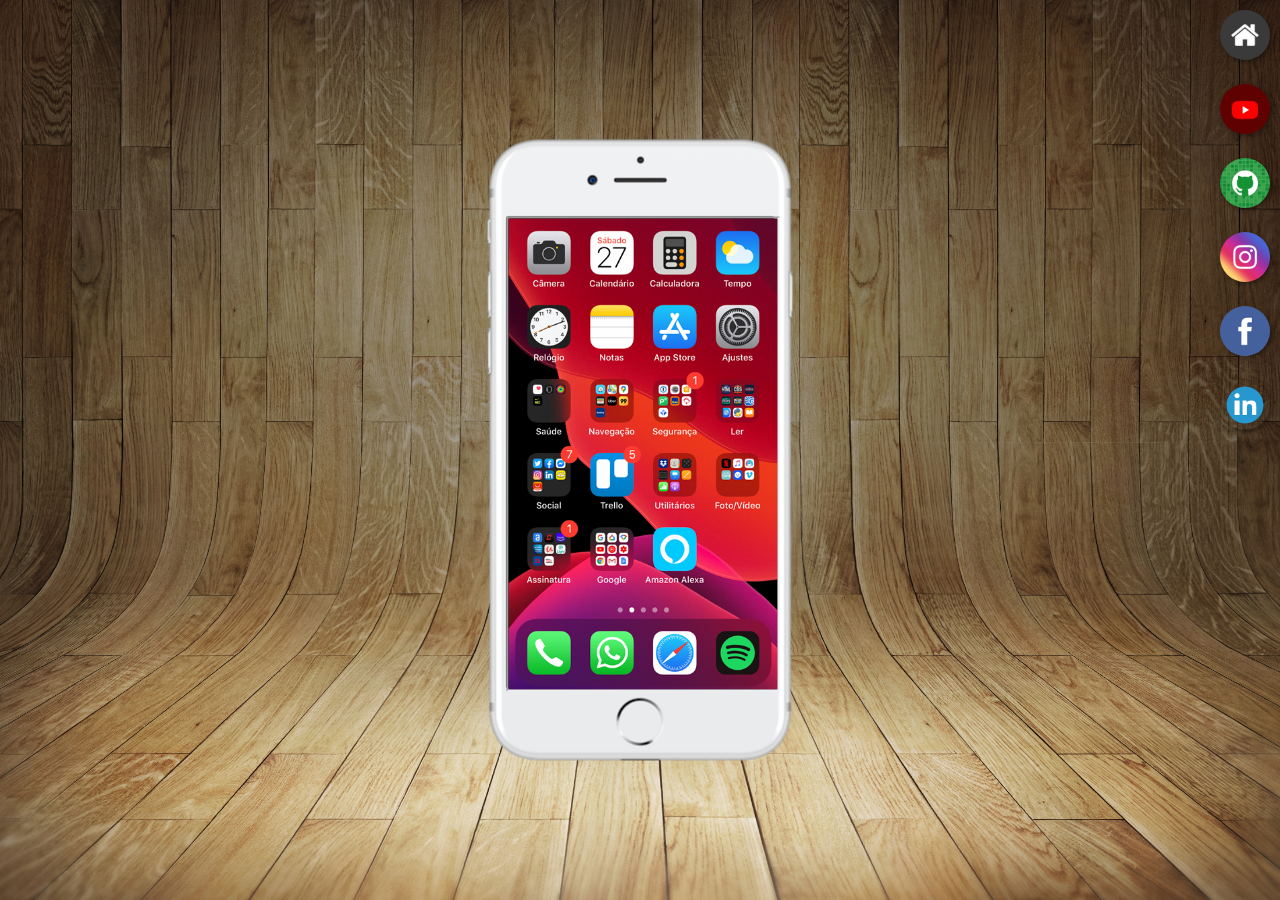
<file: index.html>
<!DOCTYPE html>
<html lang="pt-br">
<head>
    <meta charset="UTF-8">
    <meta name="viewport" content="width=device-width, initial-scale=1.0">
    <link rel="shortcut icon" href="./koalas-favicon.ico" type="image/x-icon">
    <link rel="stylesheet" href="./estilos/style.css">
    <title>Projeto Redes Socias</title>
</head>
<body>
    <main>
        <section id="telefone">
            <iframe src="./home.html" name="tela" id="tela">Seu navegador não é compatível com isso.</iframe>
        </section>
        <section id="redes-sociais">
            <a href="./home.html" target="tela"><img src="./imagens/logo-home.jpg" alt="Home"></a><br>    
            <a href="./youtube.html" target="tela"><img src="./imagens/logo-youtube.jpg" alt="YouTube"></a><br>  
            <a href="./github.html" target="tela"><img src="./imagens/logo-github.jpg" alt="GitHub"></a><br>    
            <a href="./instagram.html" target="tela"><img src="./imagens/logo-instagram.jpg" alt="Instagram"></a><br>  
            <a href="./facebook.html" target="tela"><img src="./imagens/logo-facebook.jpg" alt="Facebook"></a><br>    
            <a href="./linkedin.html" target="tela"><img src="./imagens/logo-linekedin.png" alt="Twitter"></a>
        </section>
    </main>
</body>
</html>
</file>
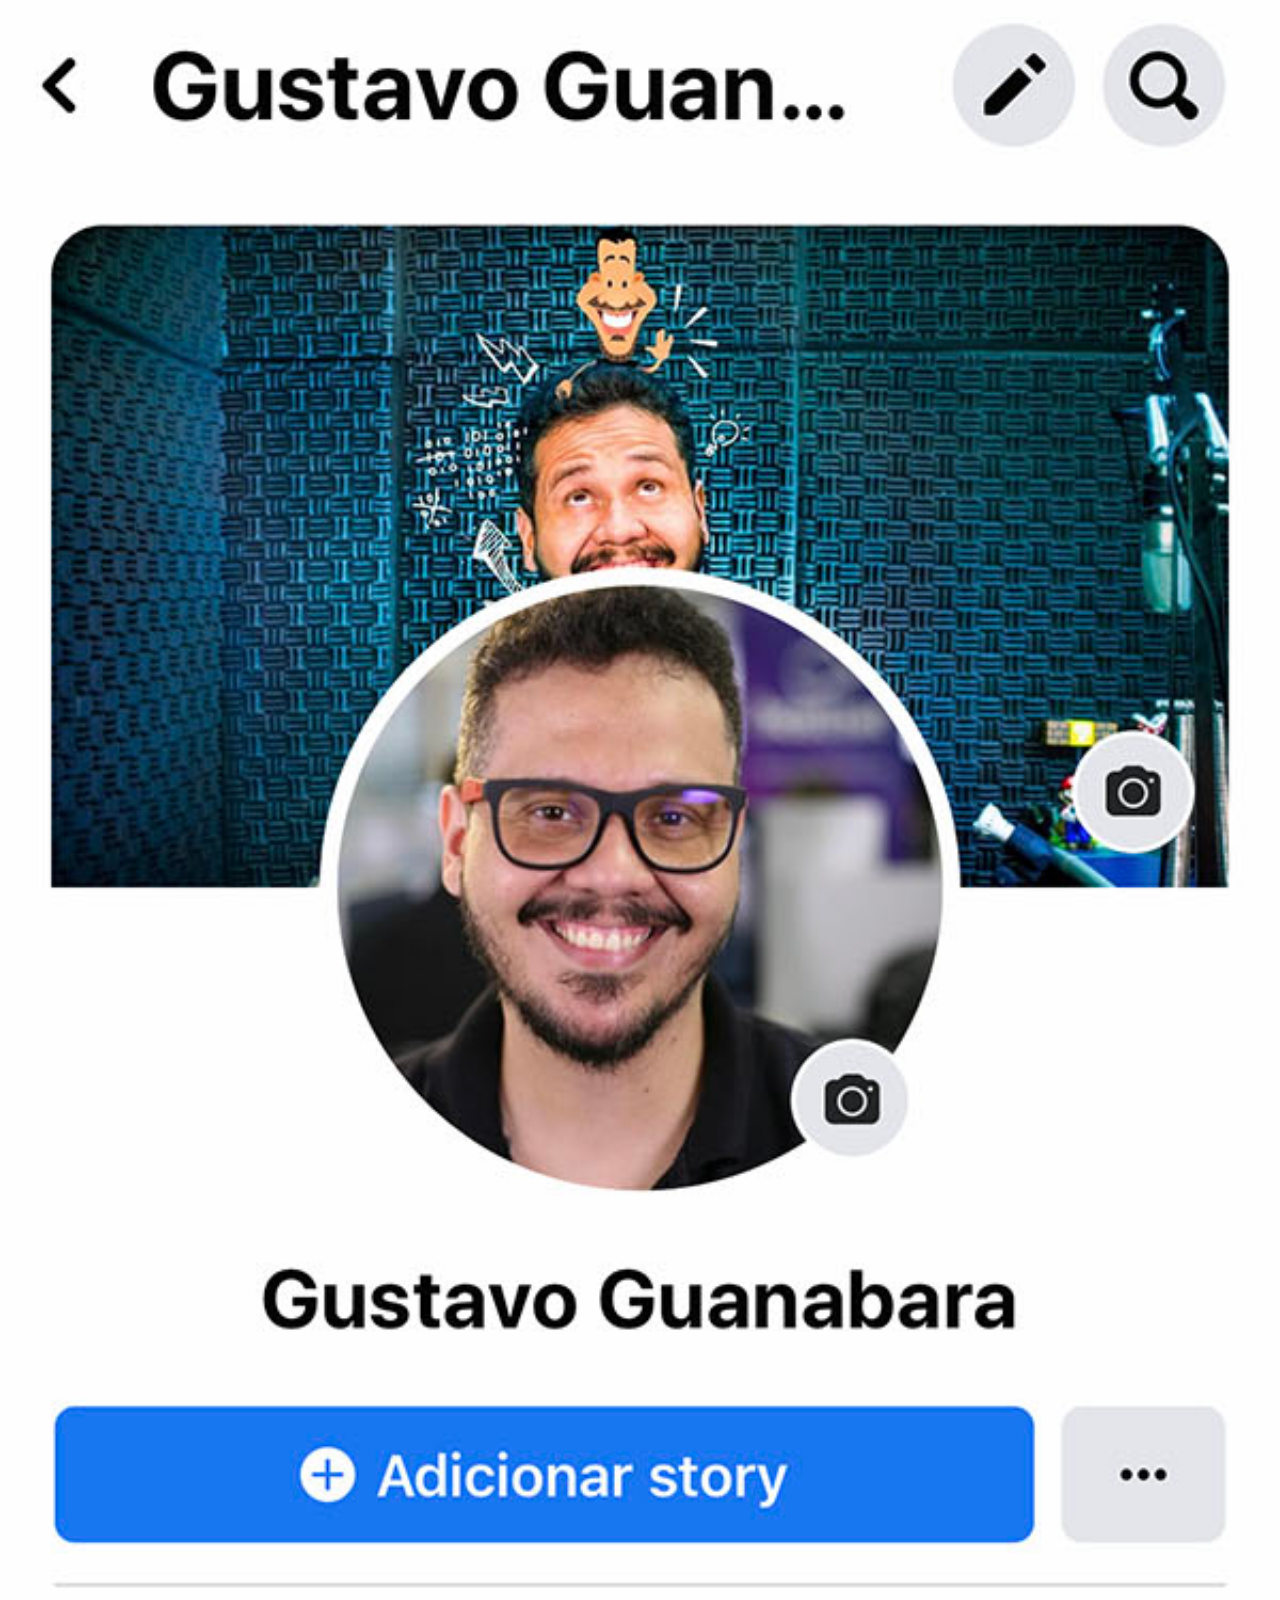
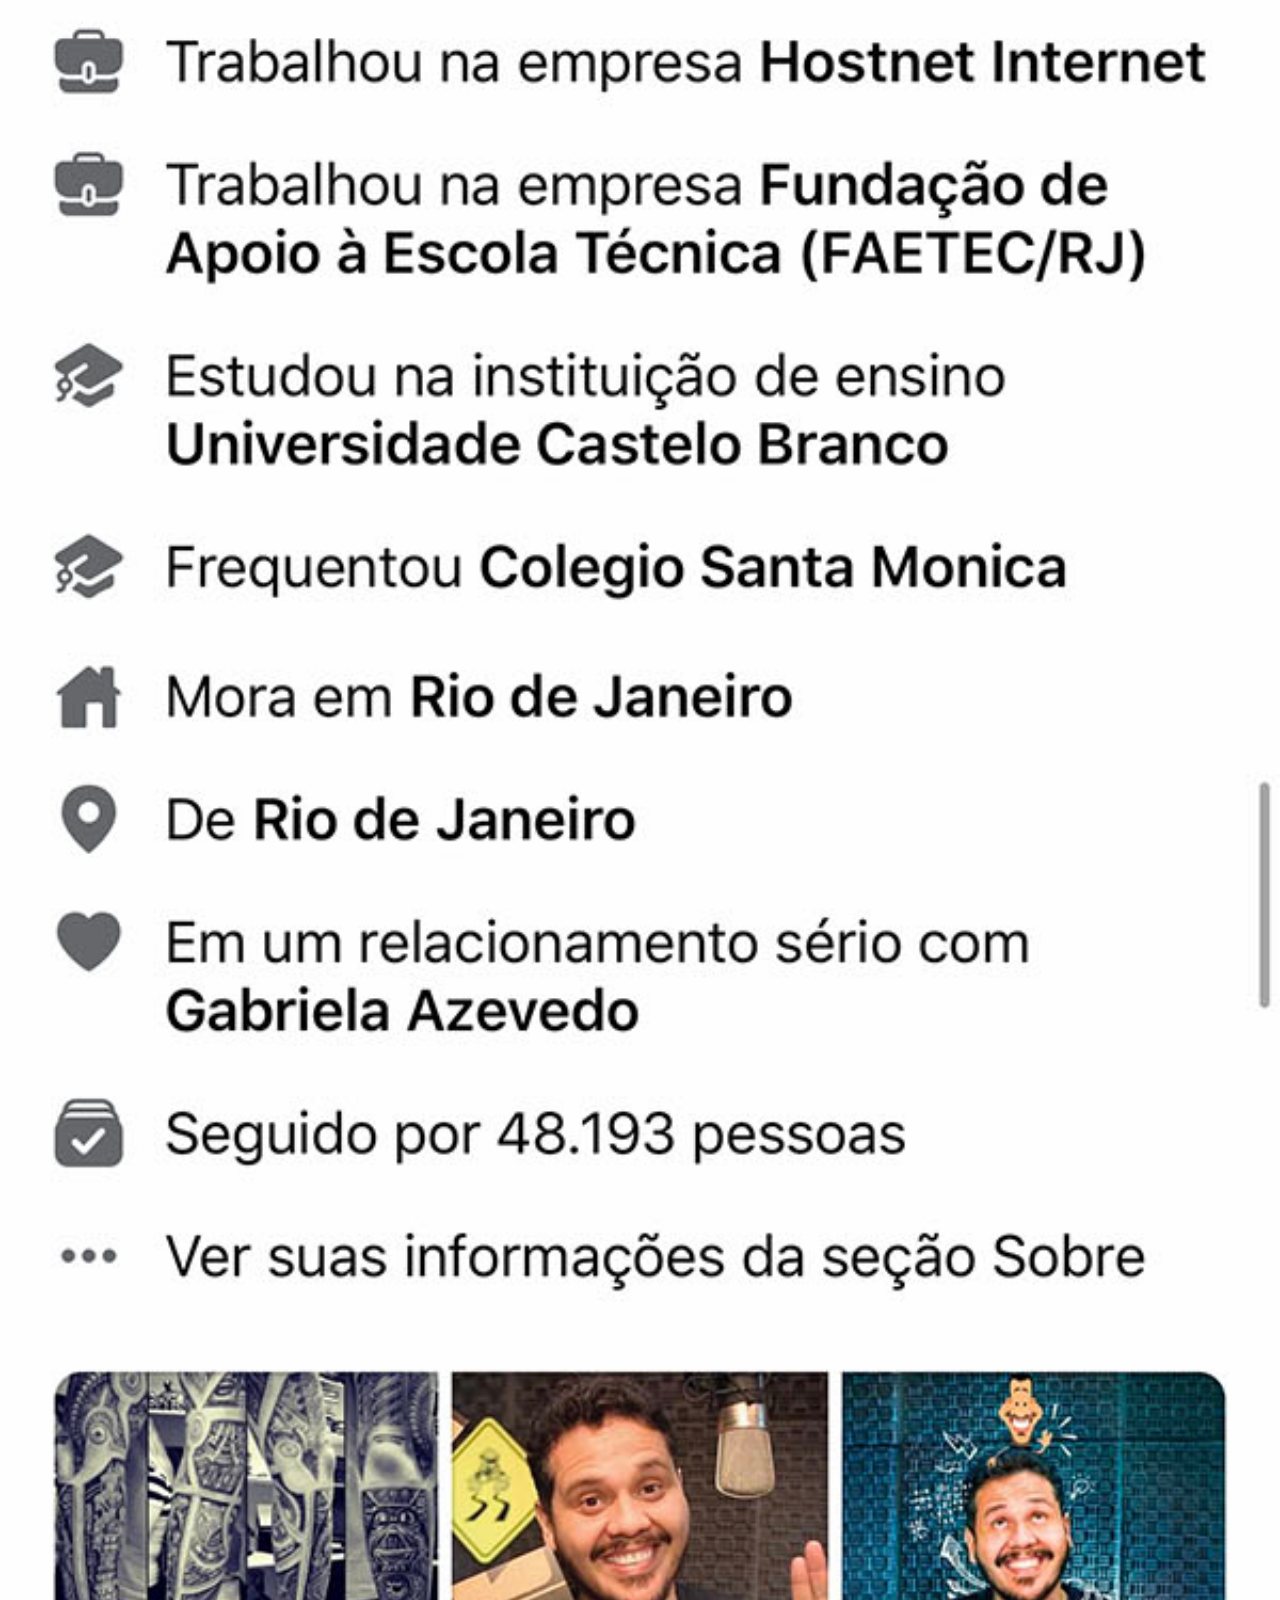
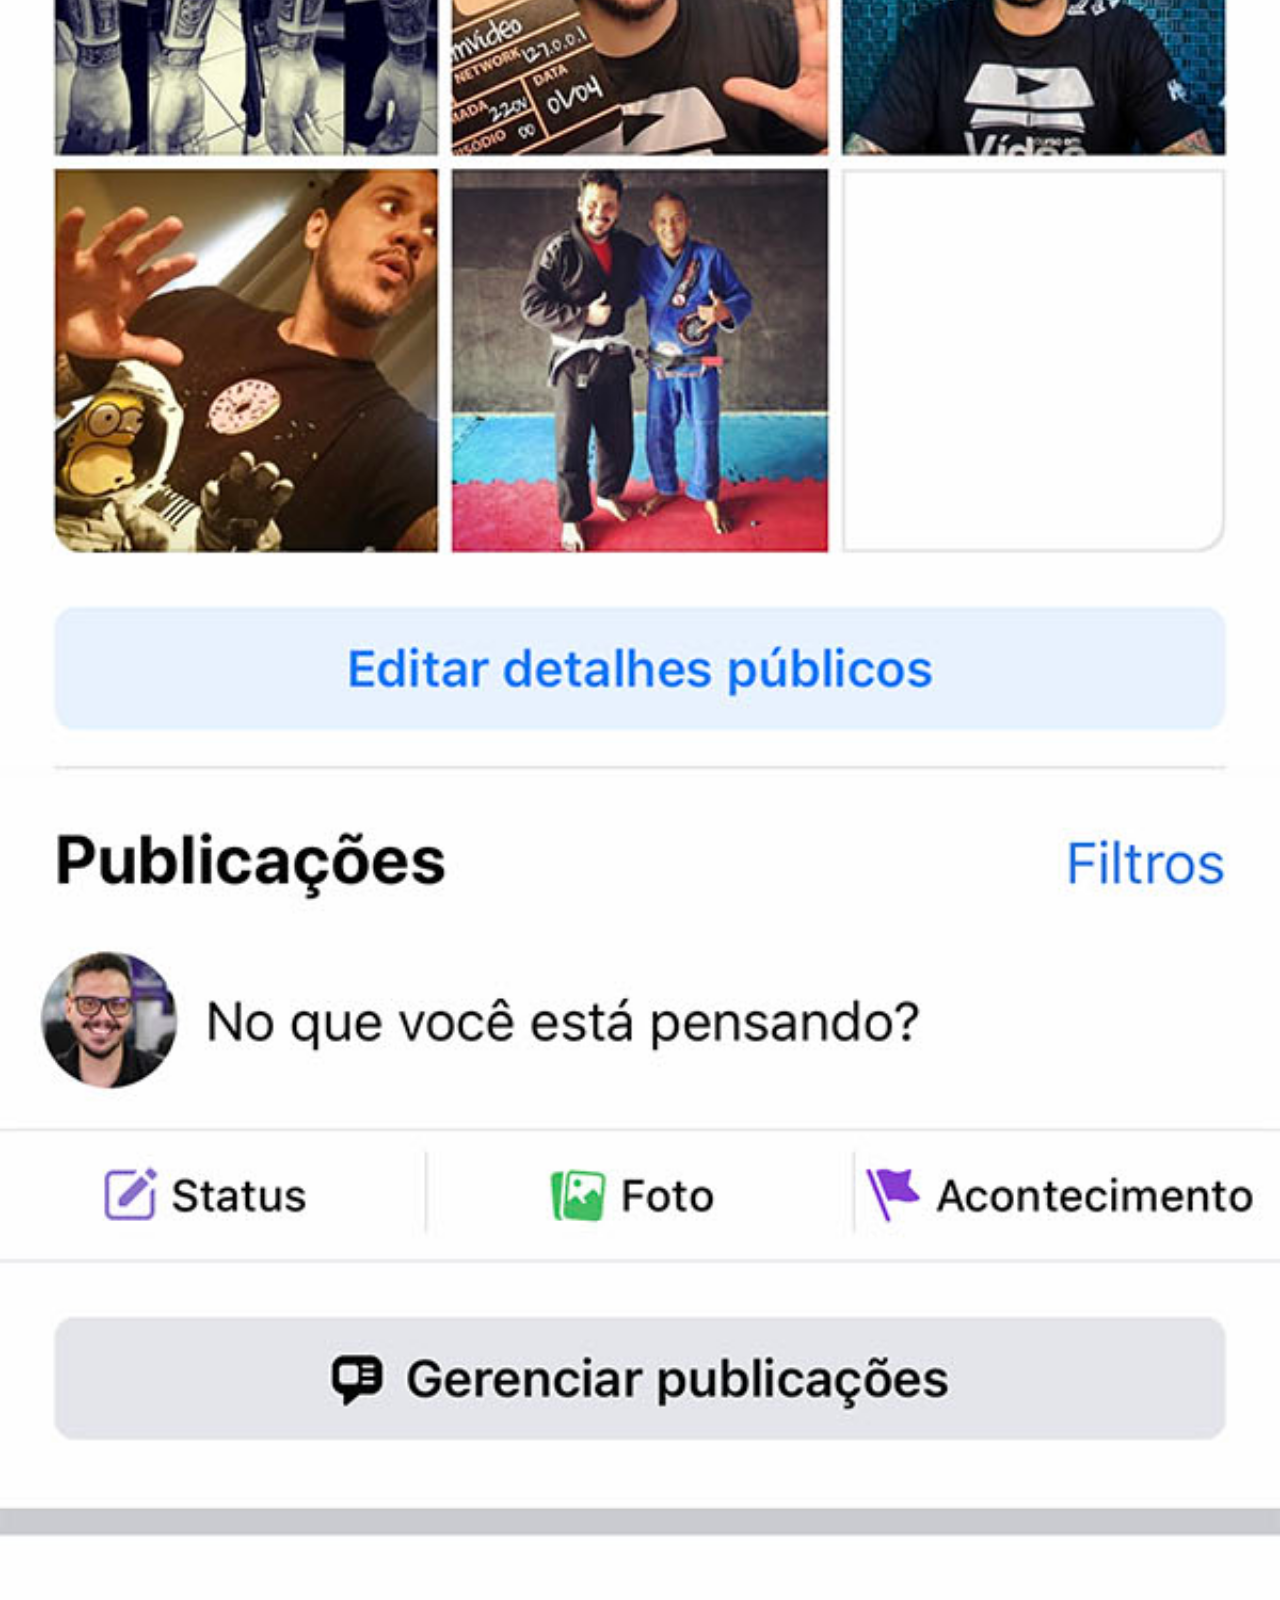
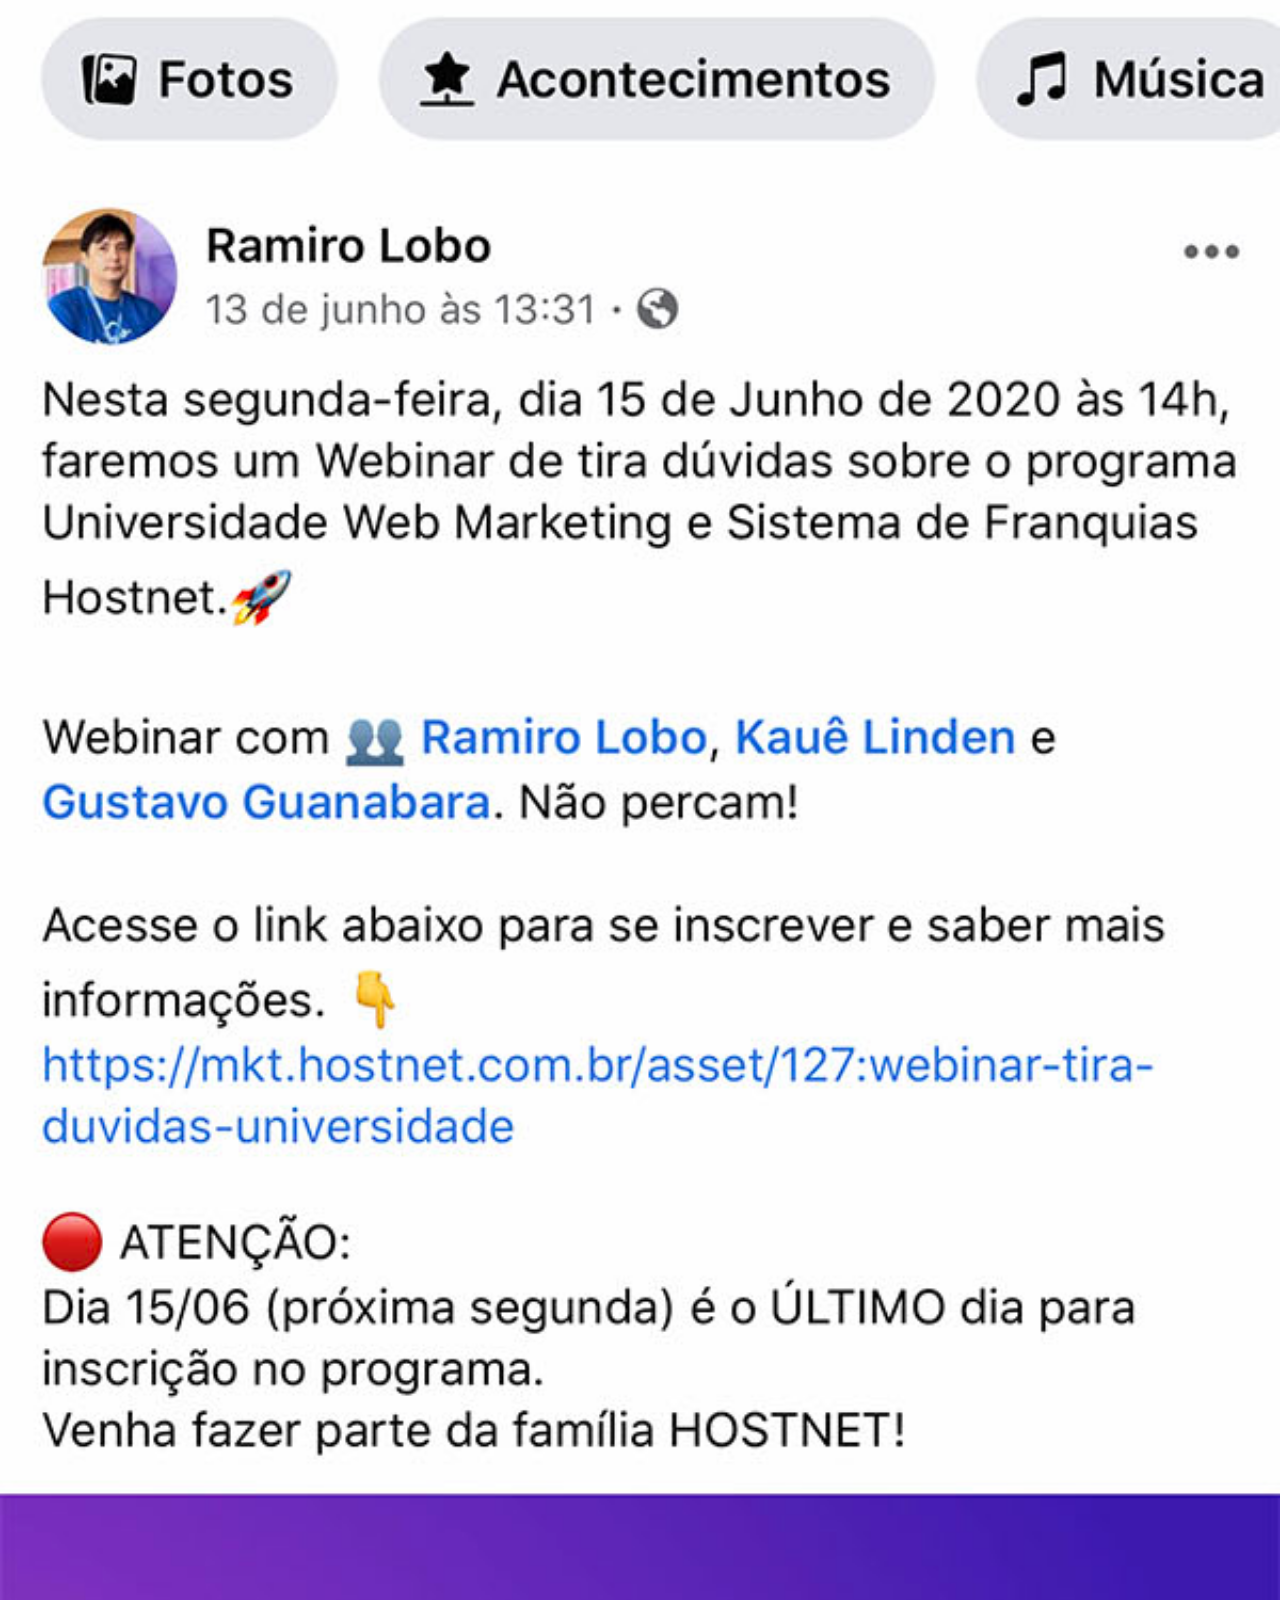
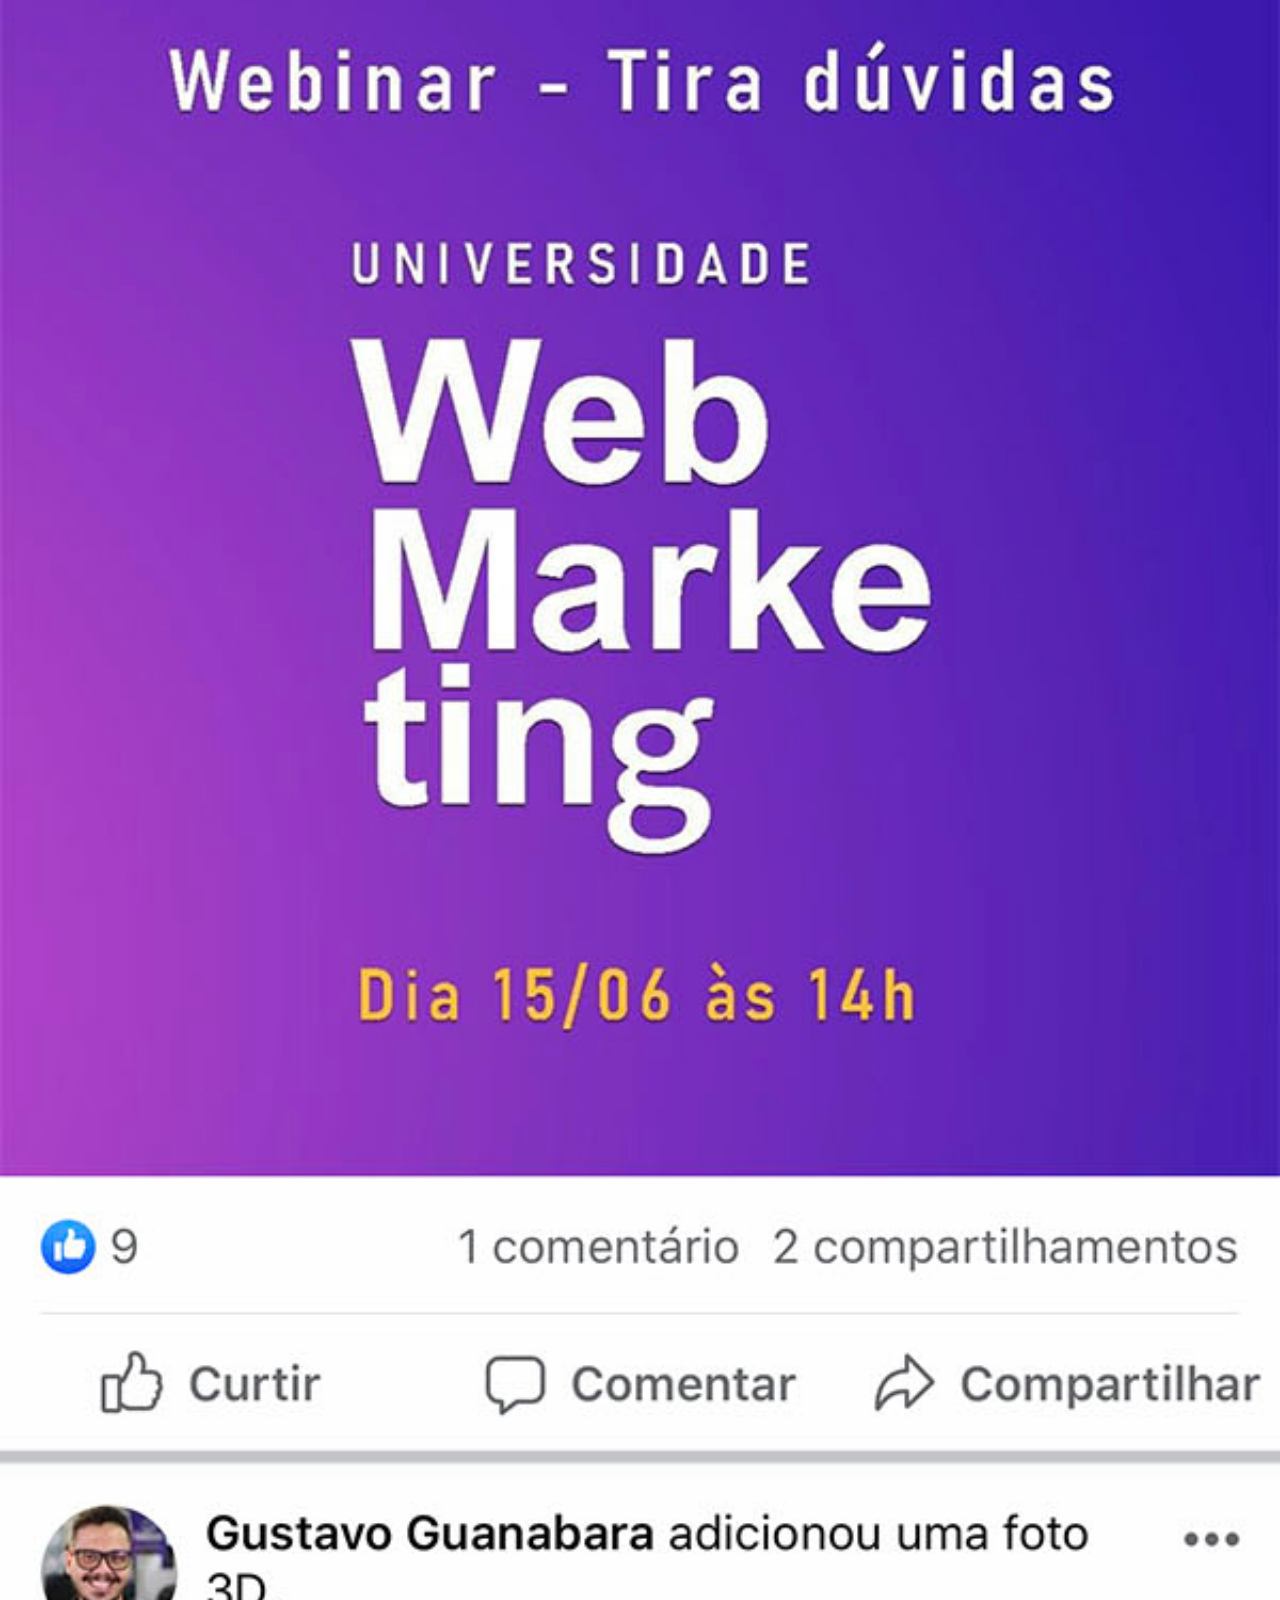
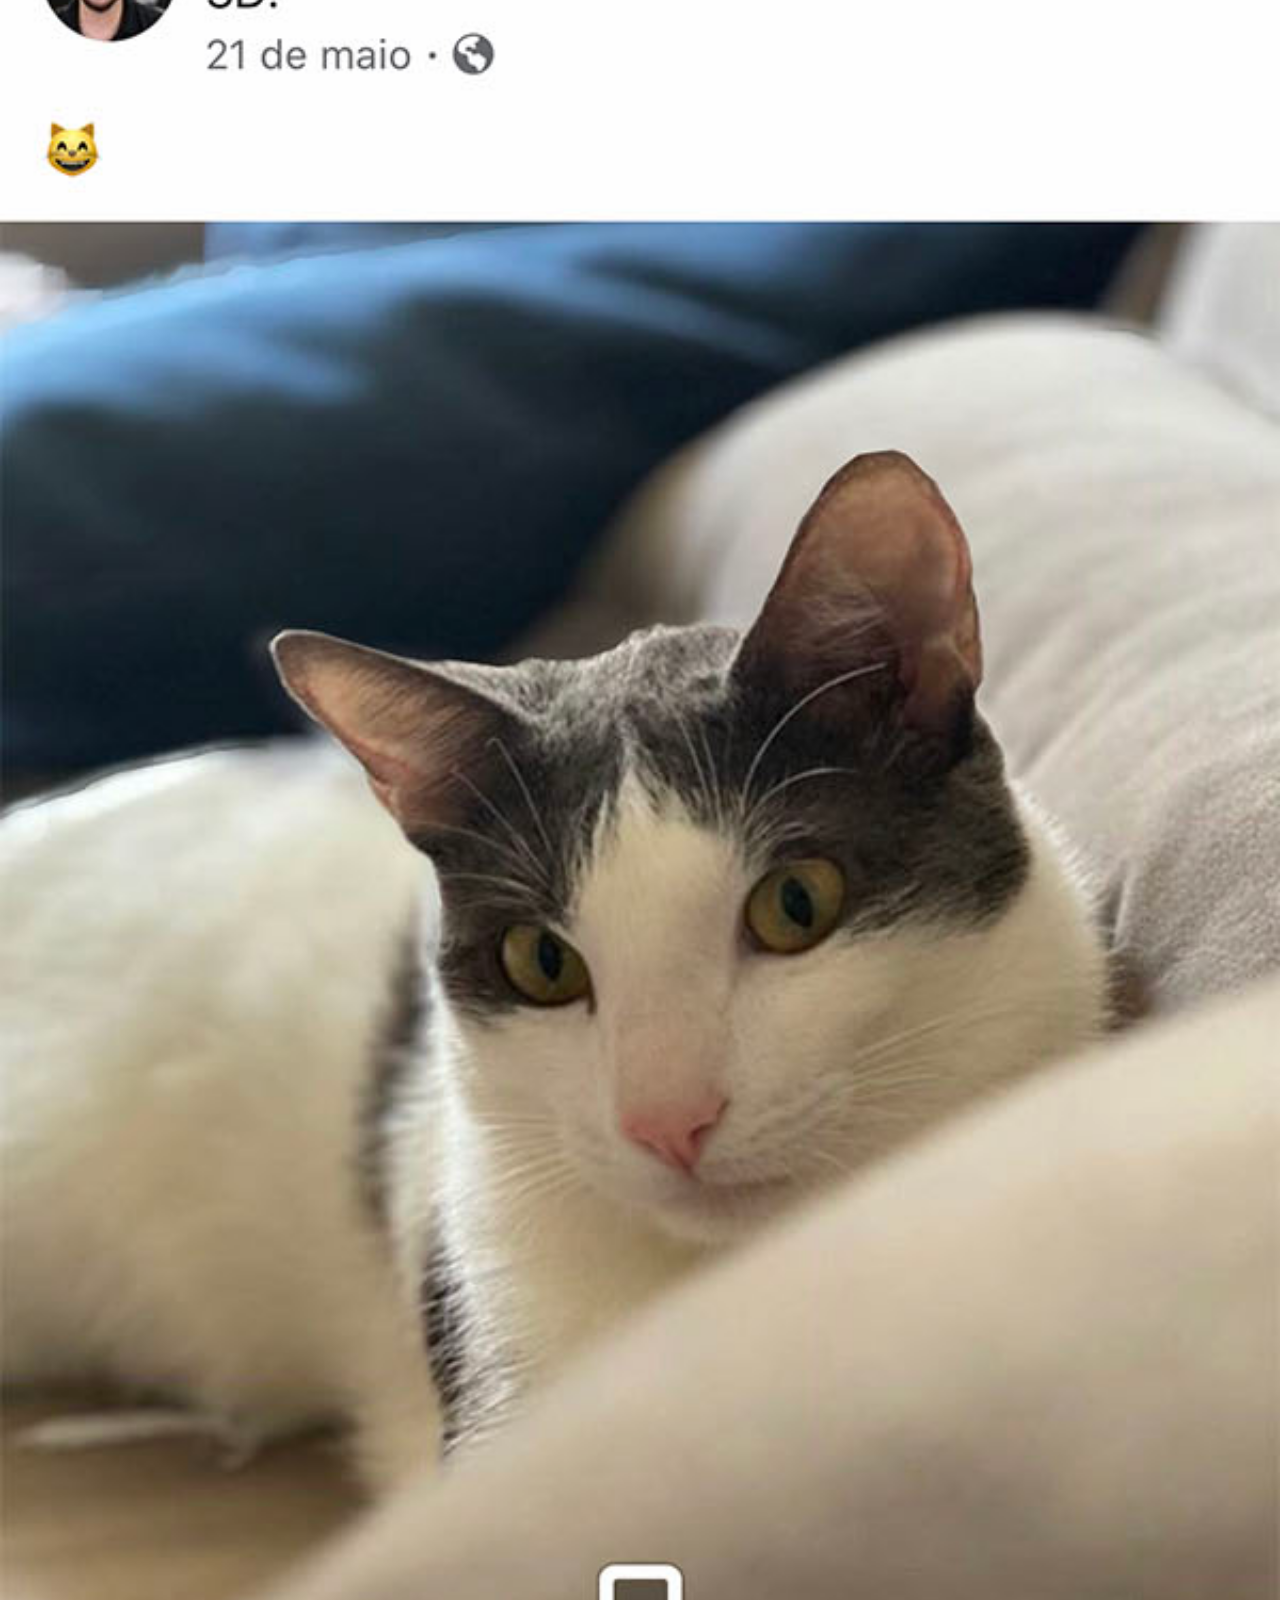
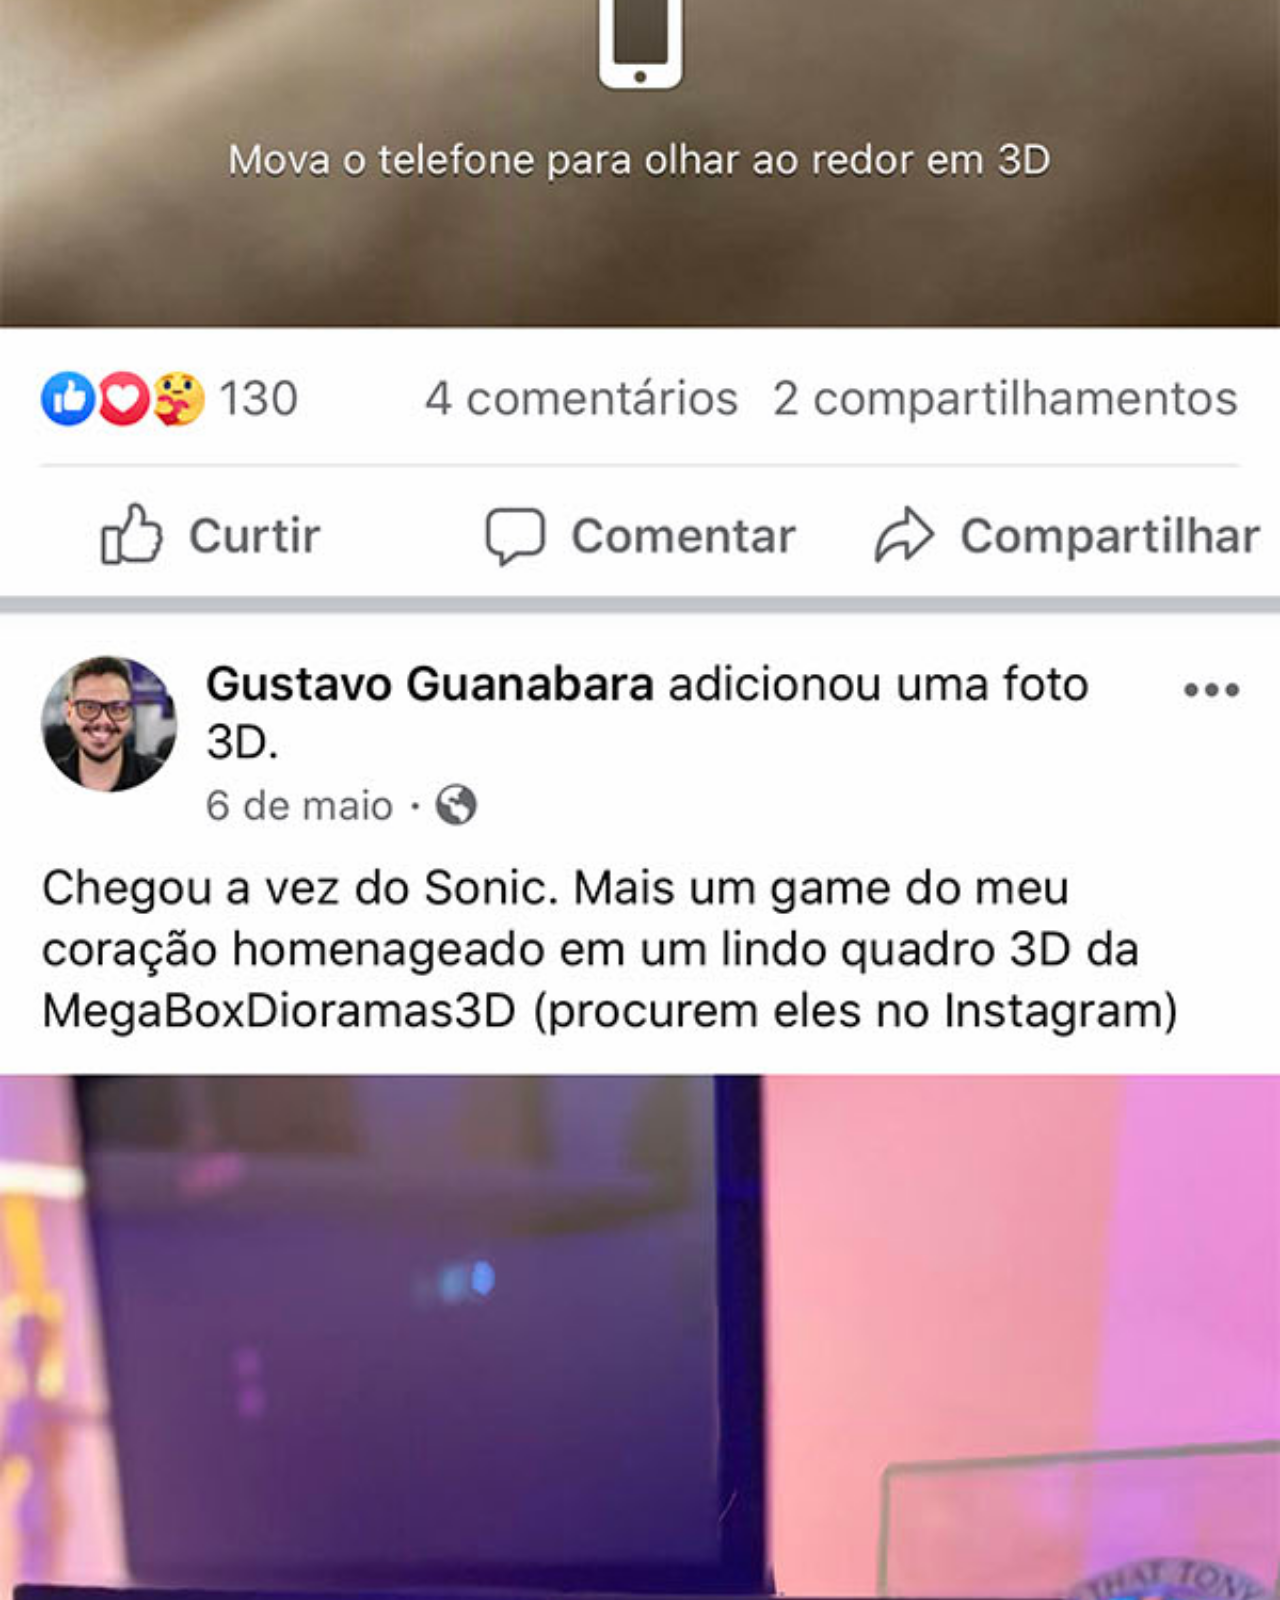
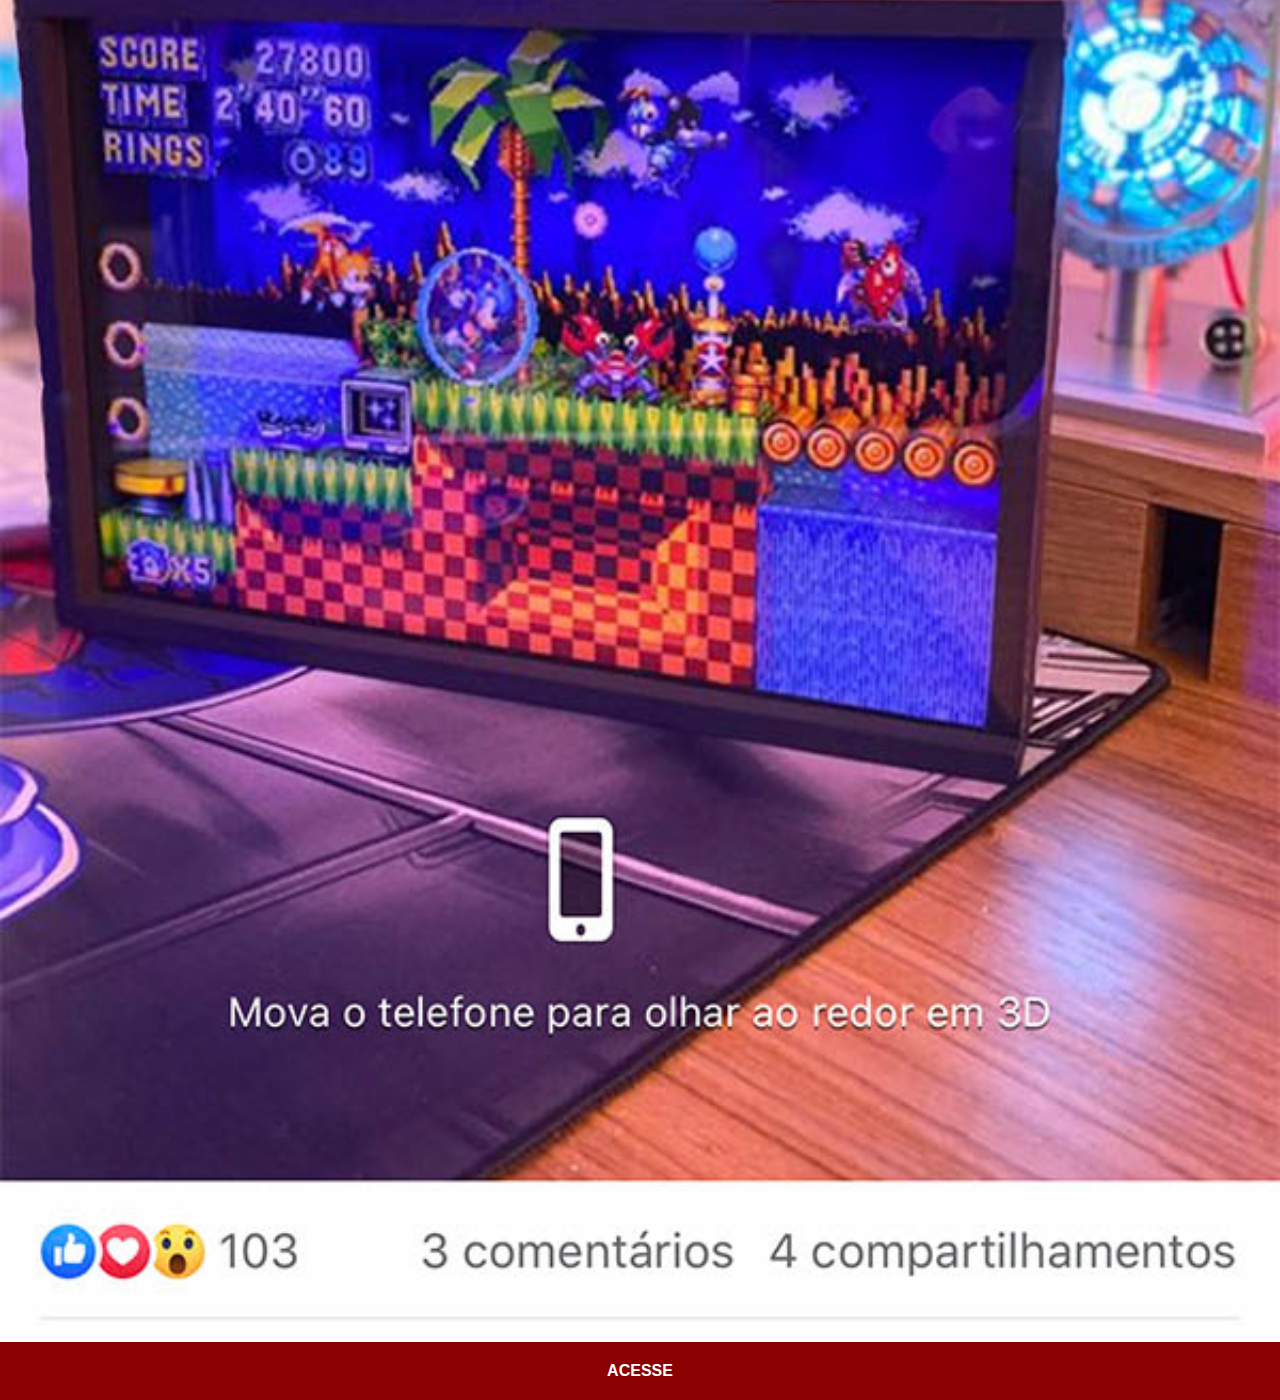
<file: facebook.html>
<!DOCTYPE html>
<html lang="pt-br">
<head>
    <meta charset="UTF-8">
    <meta name="viewport" content="width=device-width, initial-scale=1.0">
    <link rel="stylesheet" href="./estilos/social.css">
    <title>Facebook</title>
</head>
<body>
    <img src="./imagens/tela-facebook.jpg" alt="Facebook">
    <a href="#" target="_blank">ACESSE</a>
</body>
</html>
</file>
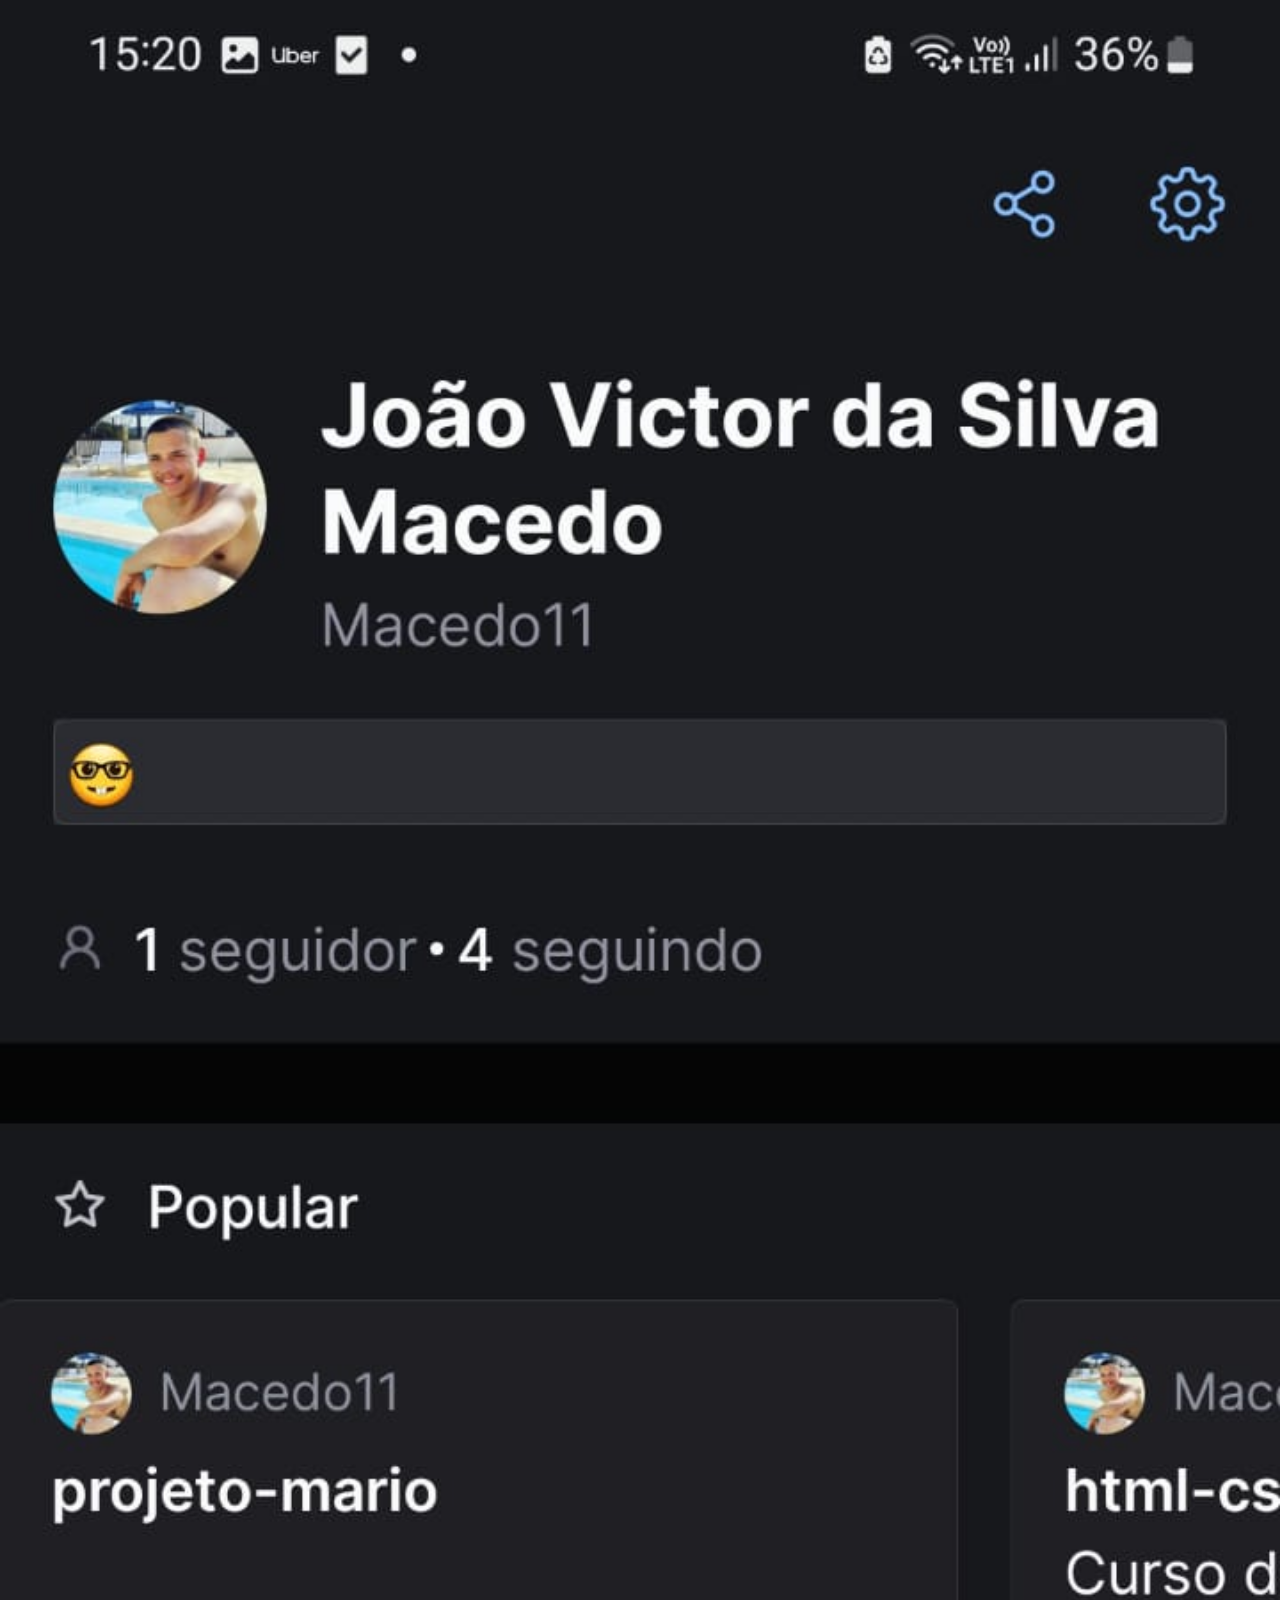
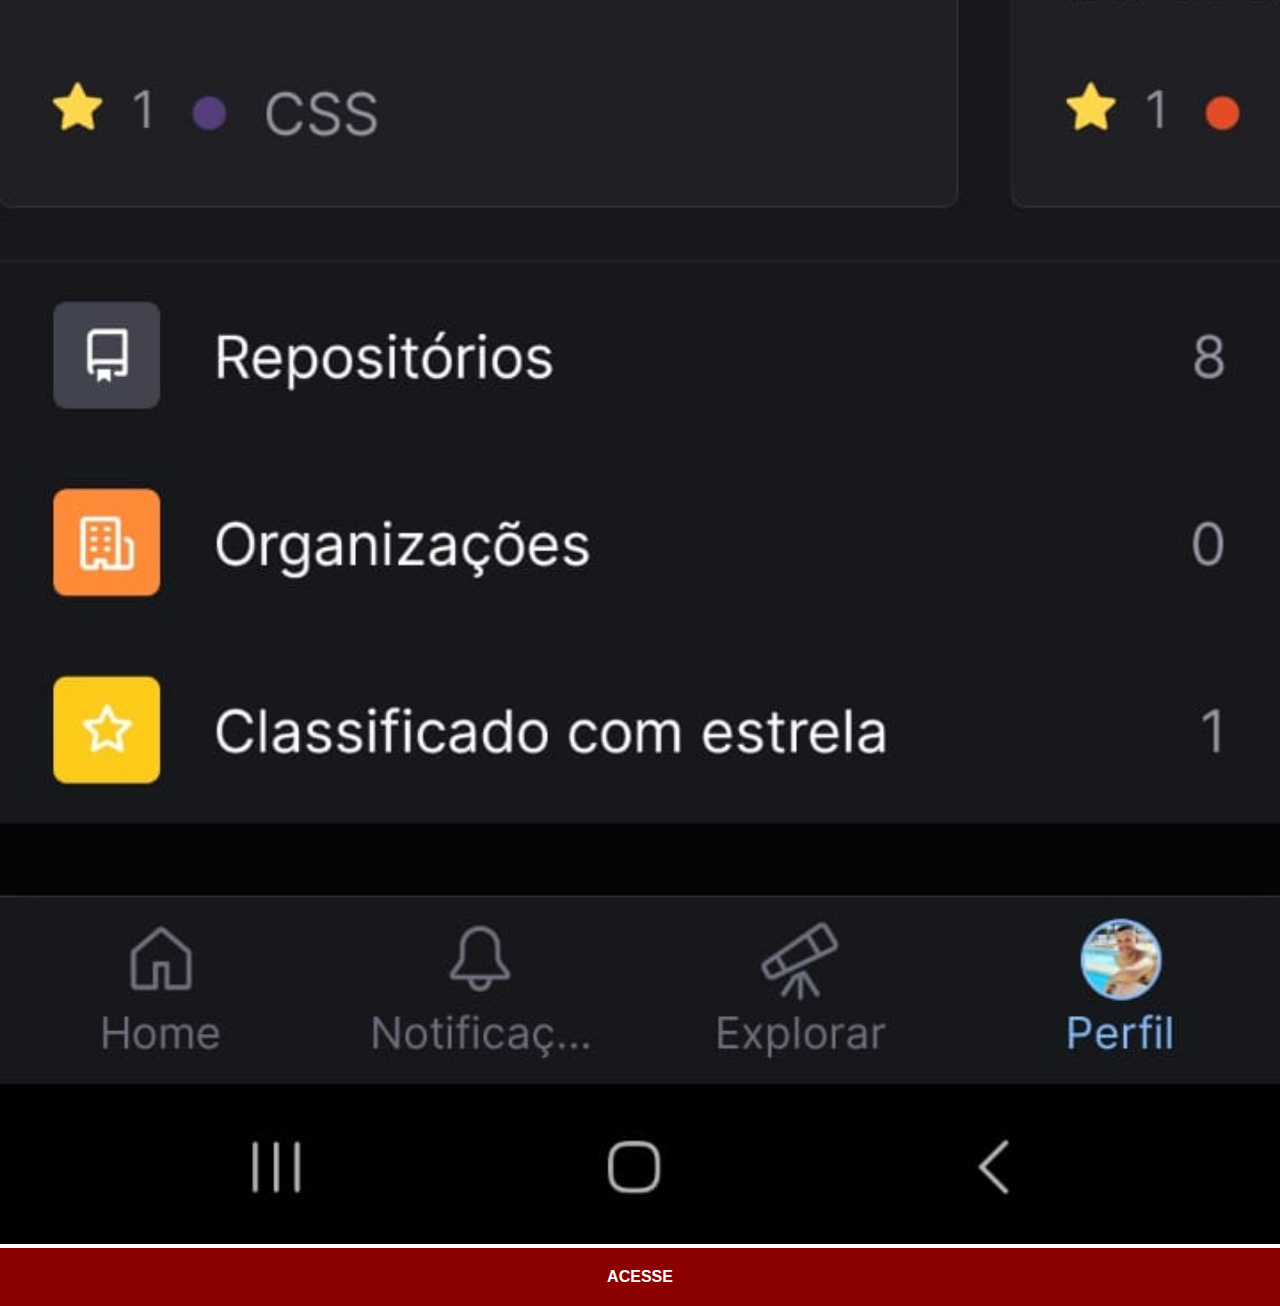
<file: github.html>
<!DOCTYPE html>
<html lang="pt-br">
<head>
    <meta charset="UTF-8">
    <meta name="viewport" content="width=device-width, initial-scale=1.0">
    <link rel="stylesheet" href="./estilos/social.css">
    <title>GitHub</title>
</head>
<body>
    <img src="./imagens/prints/tela-github.jpg" alt="GitHub">
    <a href="https://github.com/Macedo11">ACESSE</a>
</body>
</html>
</file>
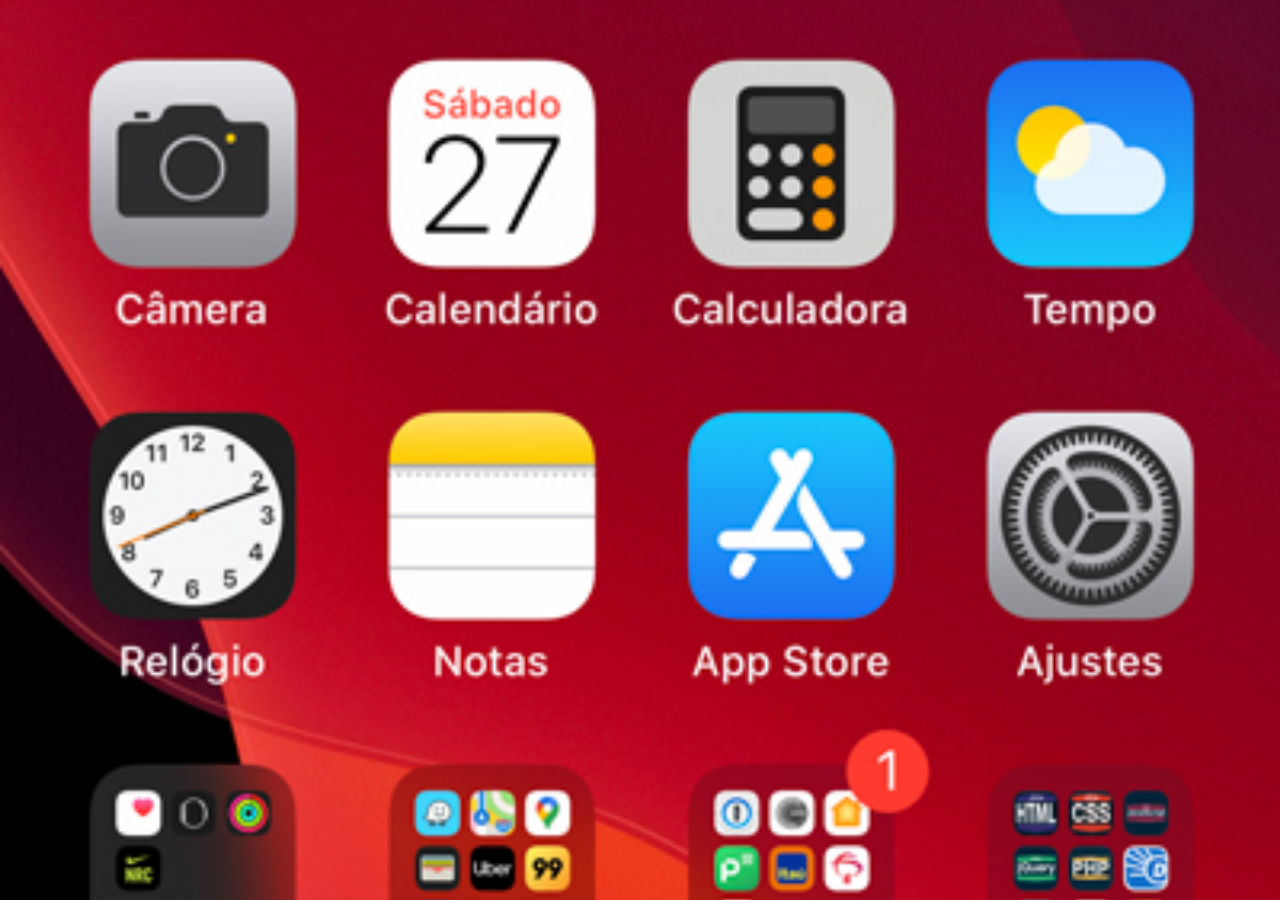
<file: home.html>
<!DOCTYPE html>
<html lang="pt-br">
<head>
    <meta charset="UTF-8">
    <meta name="viewport" content="width=device-width, initial-scale=1.0">
    <title>Home</title>
    <style>
        * {
            margin: 0px;
            padding: 0px;
        }

        body {
            width: 100vw;
            height: 100vh;
            background: black url(/imagens/tela-home.jpg) no-repeat;
            background-size: cover;
        }
    </style>
</head>
<body>
    
</body>
</html>
</file>
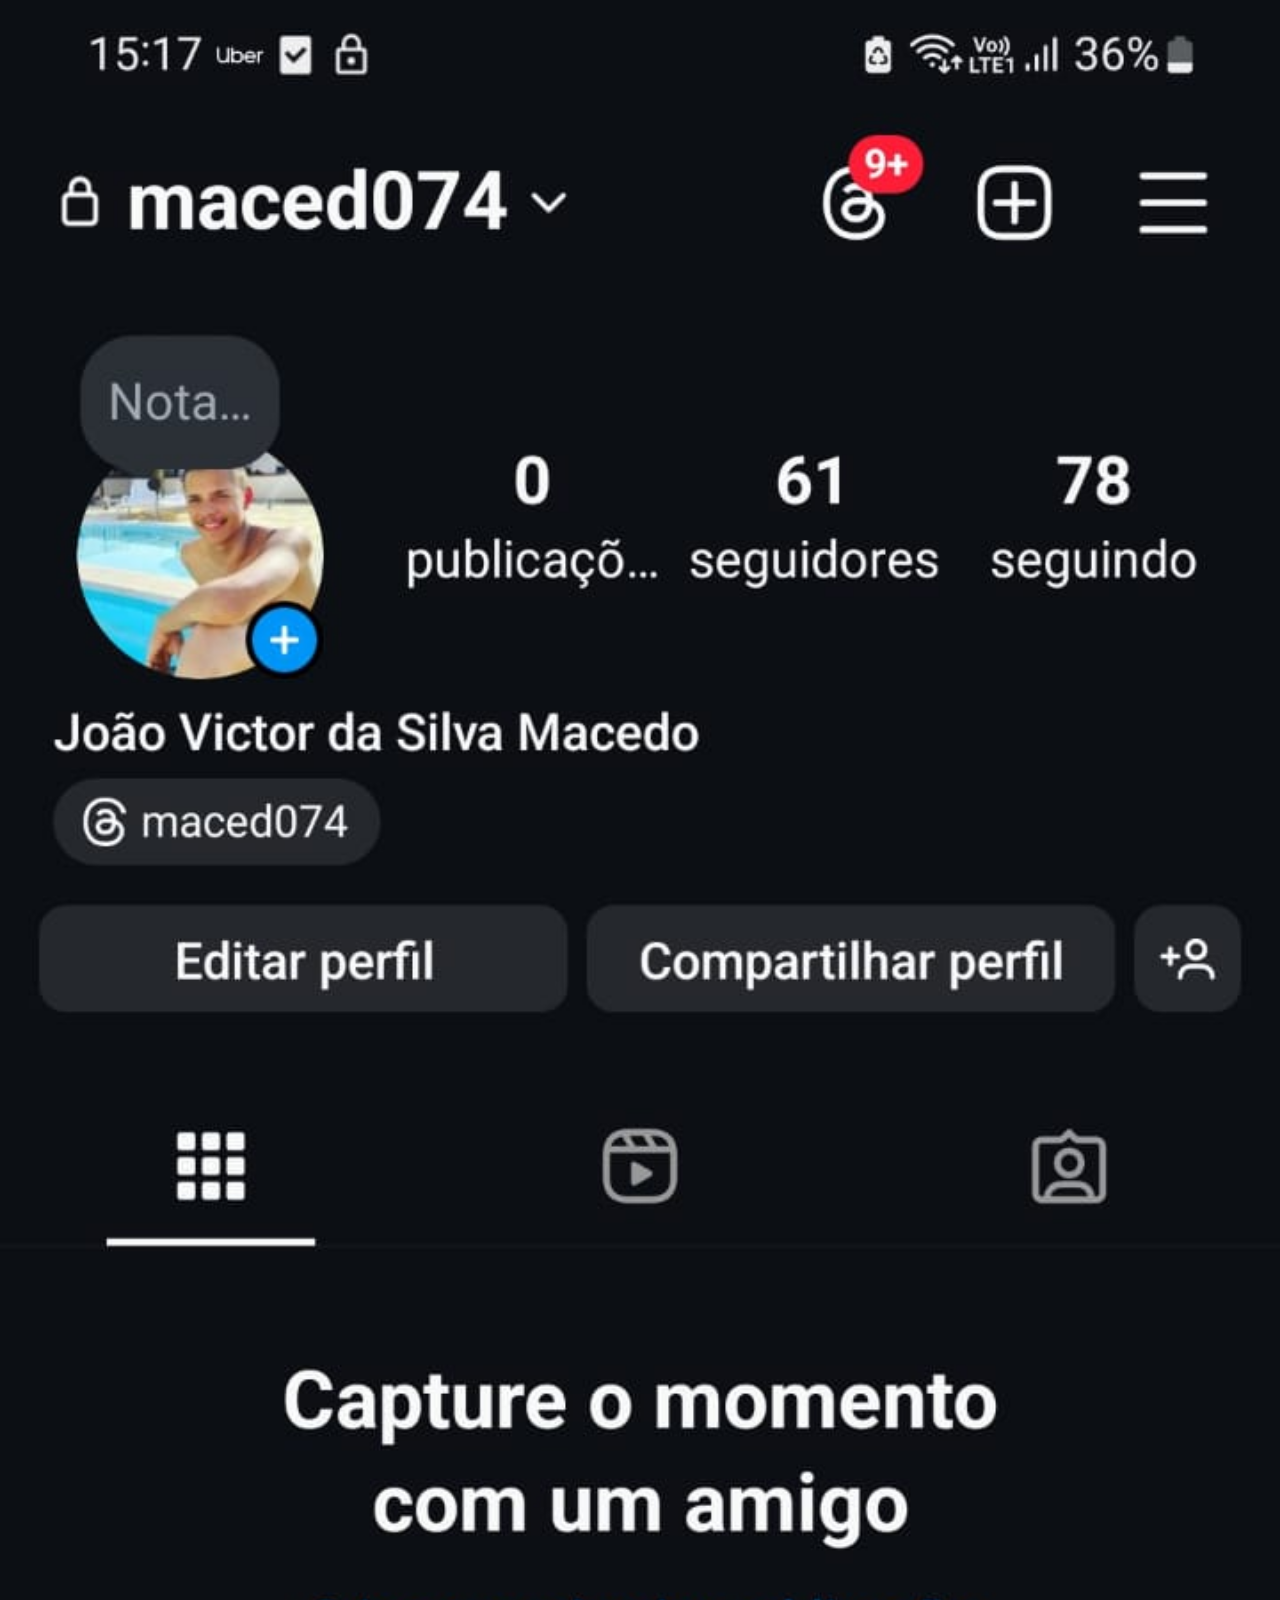
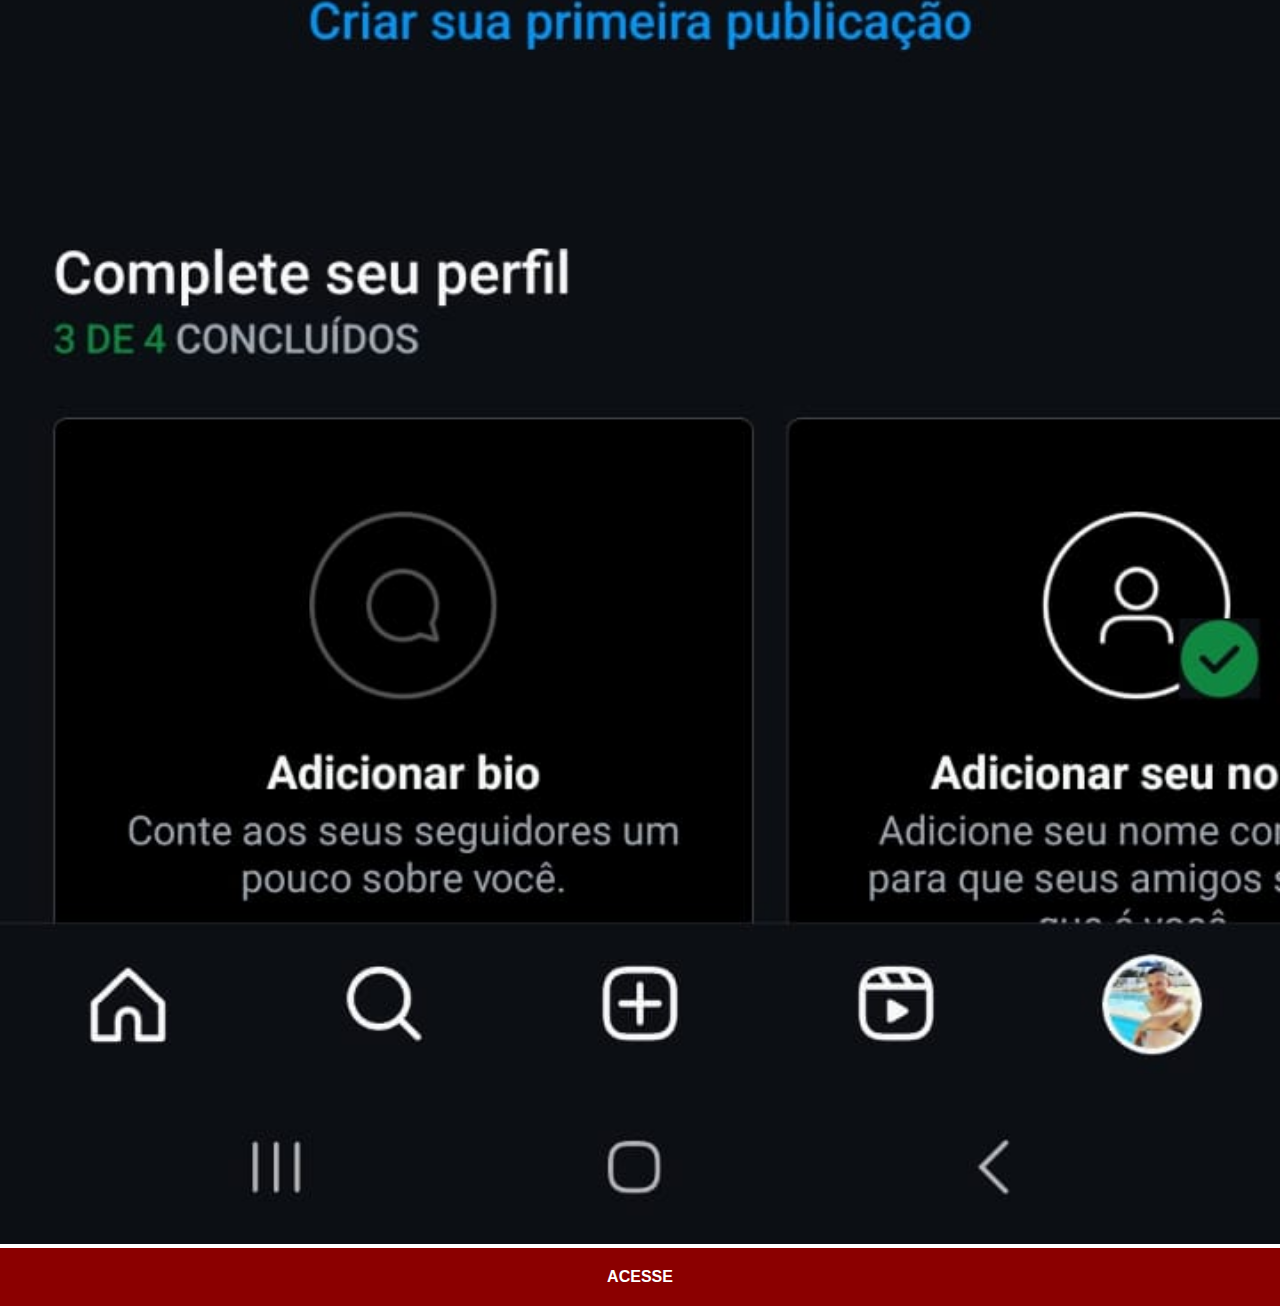
<file: instagram.html>
<!DOCTYPE html>
<html lang="pt-br">
<head>
    <meta charset="UTF-8">
    <meta name="viewport" content="width=device-width, initial-scale=1.0">
    <link rel="stylesheet" href="./estilos/social.css">
    <title>Instagram</title>
</head>
<body>
    <img src="./imagens/prints/tela-instagram.jpg" alt="Instagram">
    <a href="https://www.instagram.com/maced074/" target="_blank">ACESSE</a>
</body>
</html>
</file>
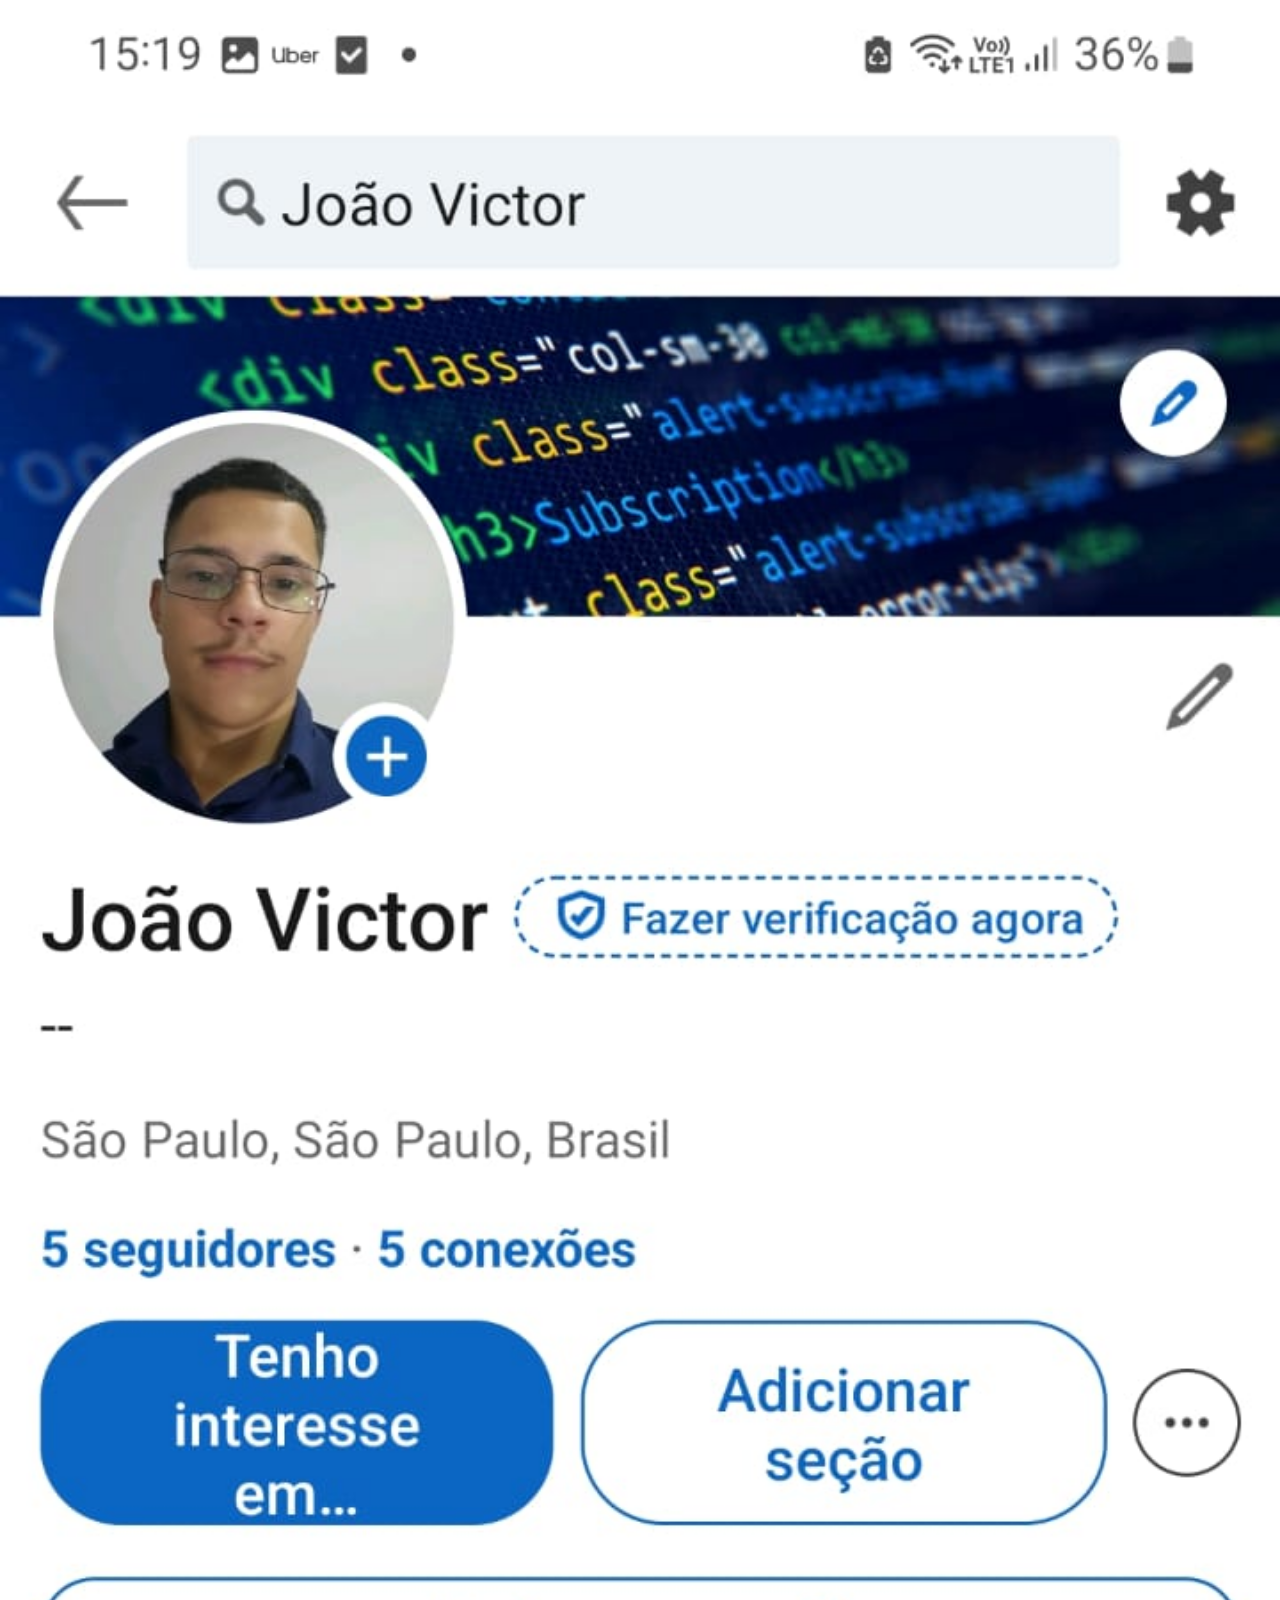
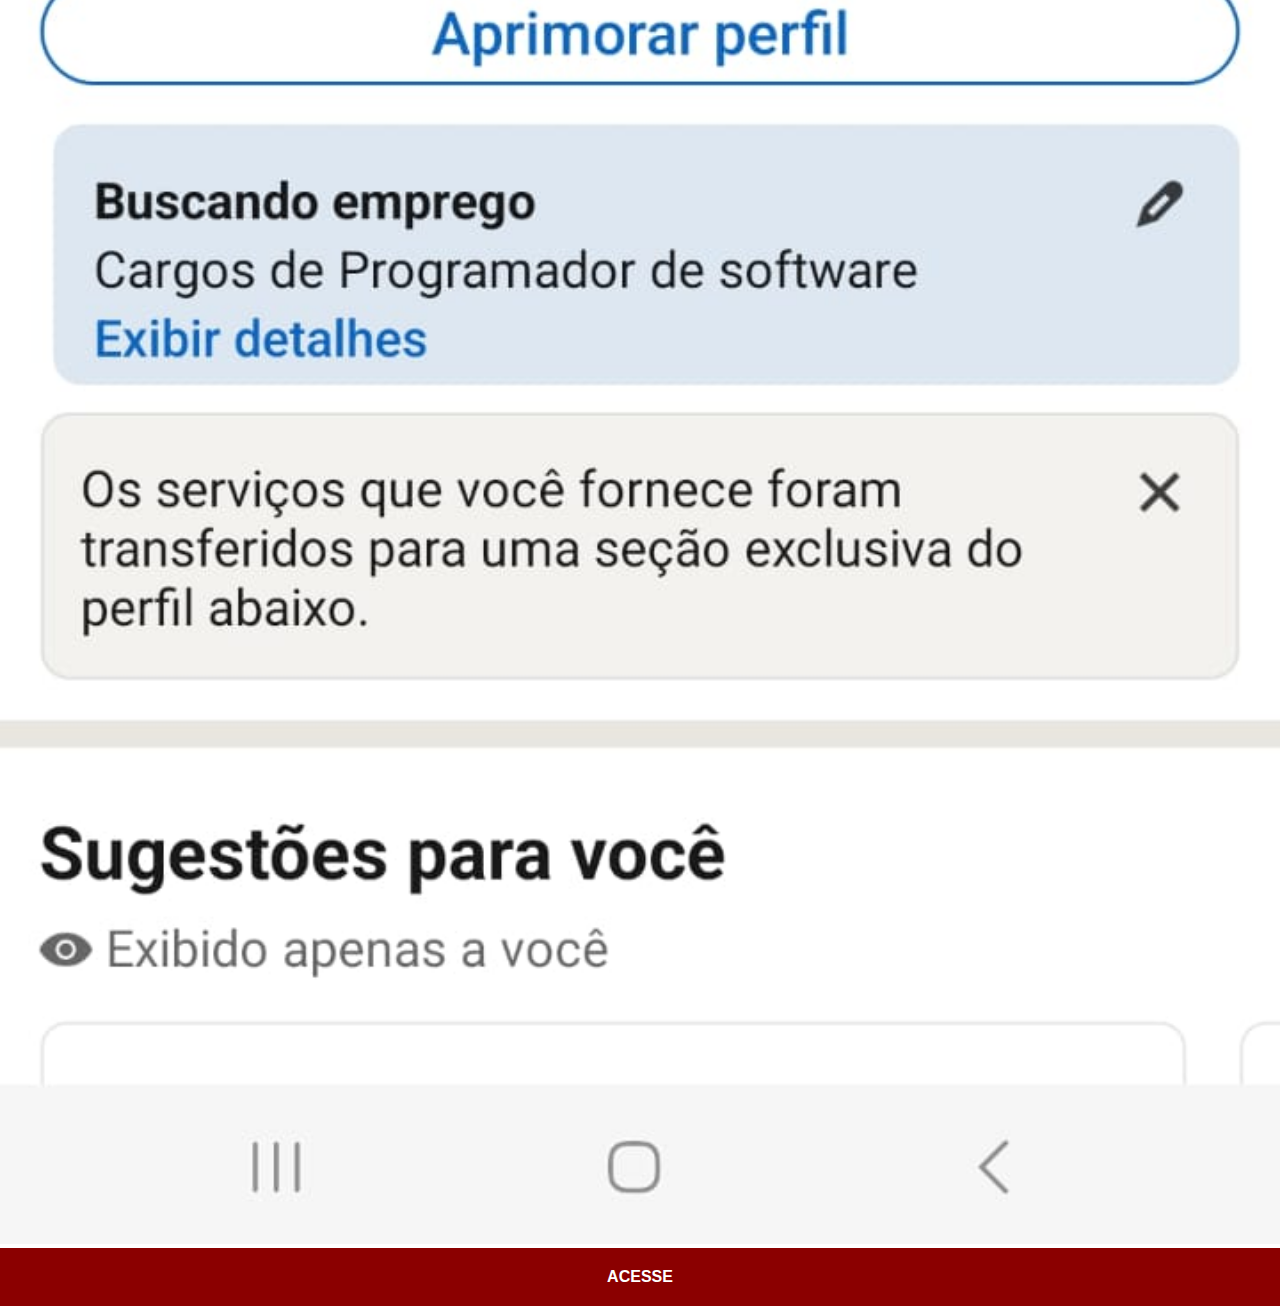
<file: linkedin.html>
<!DOCTYPE html>
<html lang="pt-br">
<head>
    <meta charset="UTF-8">
    <meta name="viewport" content="width=device-width, initial-scale=1.0">
    <link rel="stylesheet" href="./estilos/social.css">
    <title>Linkedin</title>
</head>
<body>
    <img src="./imagens/prints/tela-linkedin.jpg" alt="LinkedIn">
    <a href="https://www.linkedin.com/in/jo%C3%A3o-victor-macedo-5882b829a/">ACESSE</a>
</body>
</html>
</file>
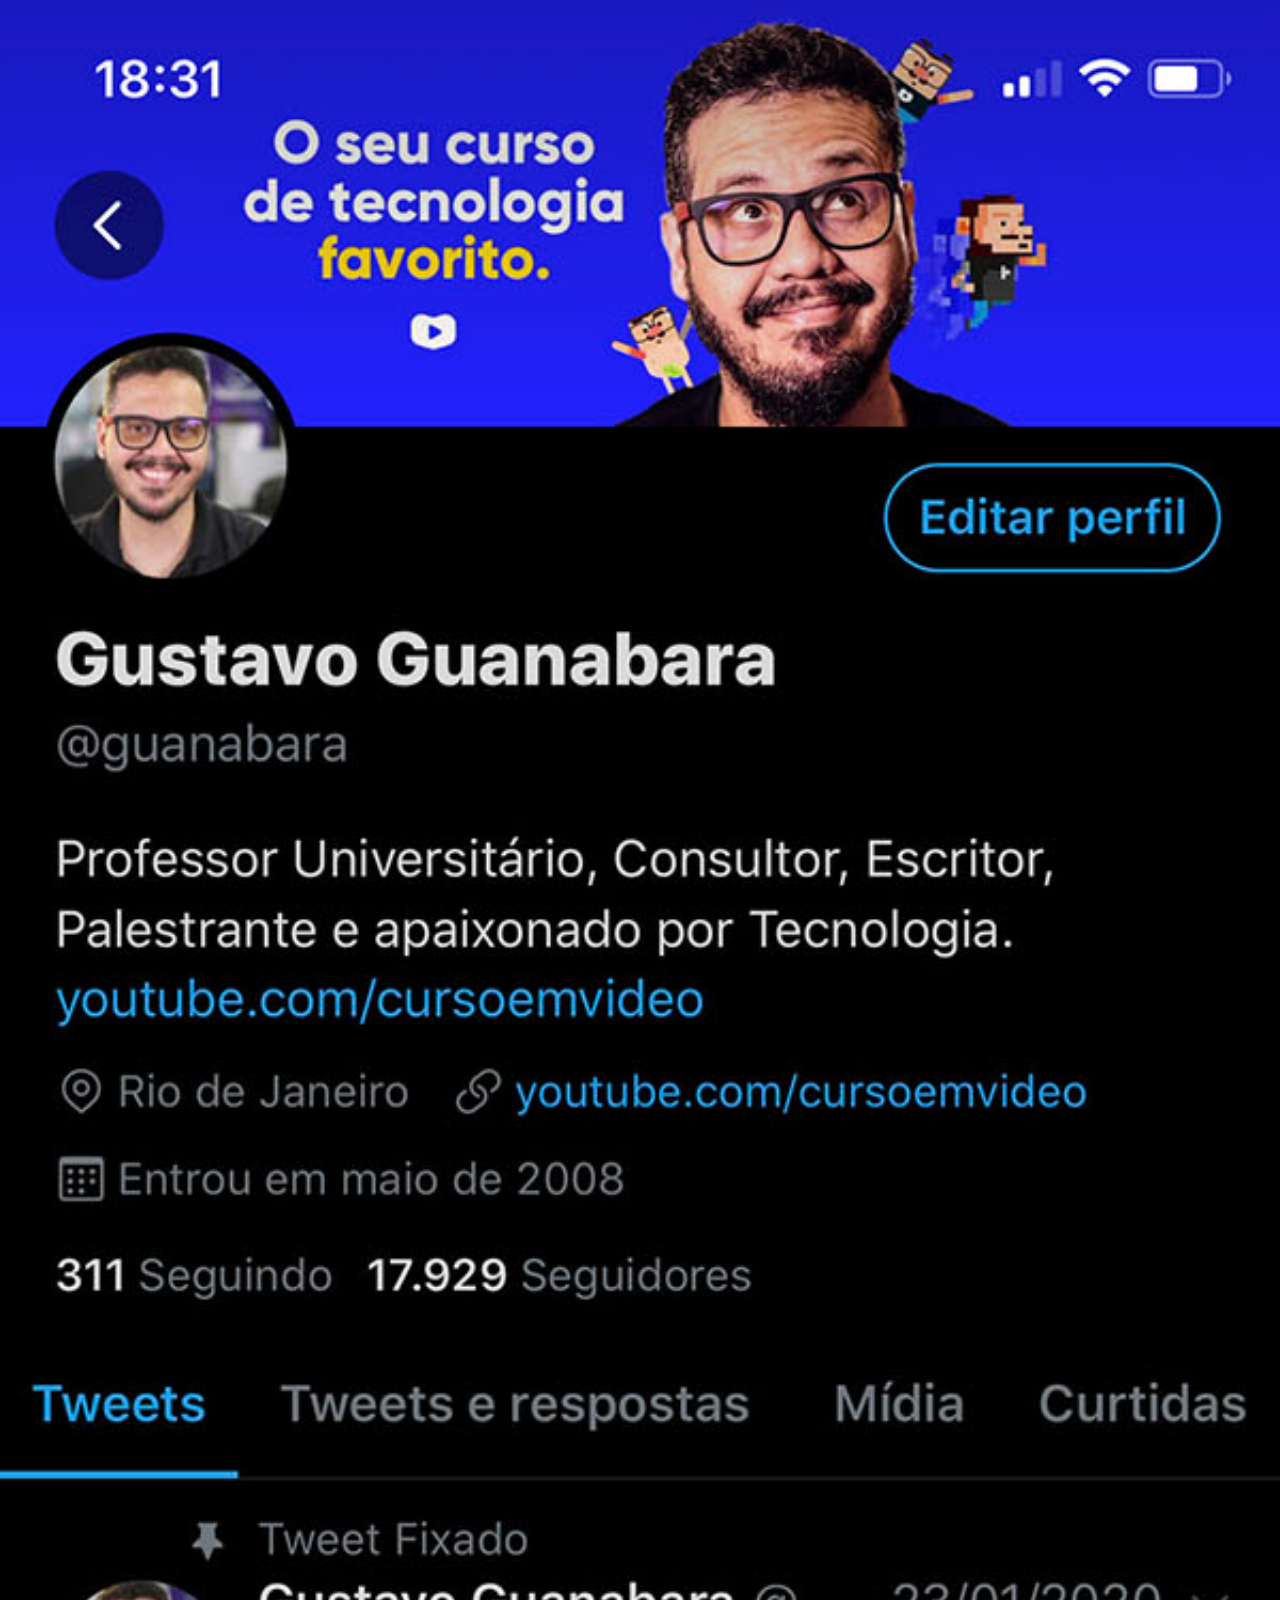
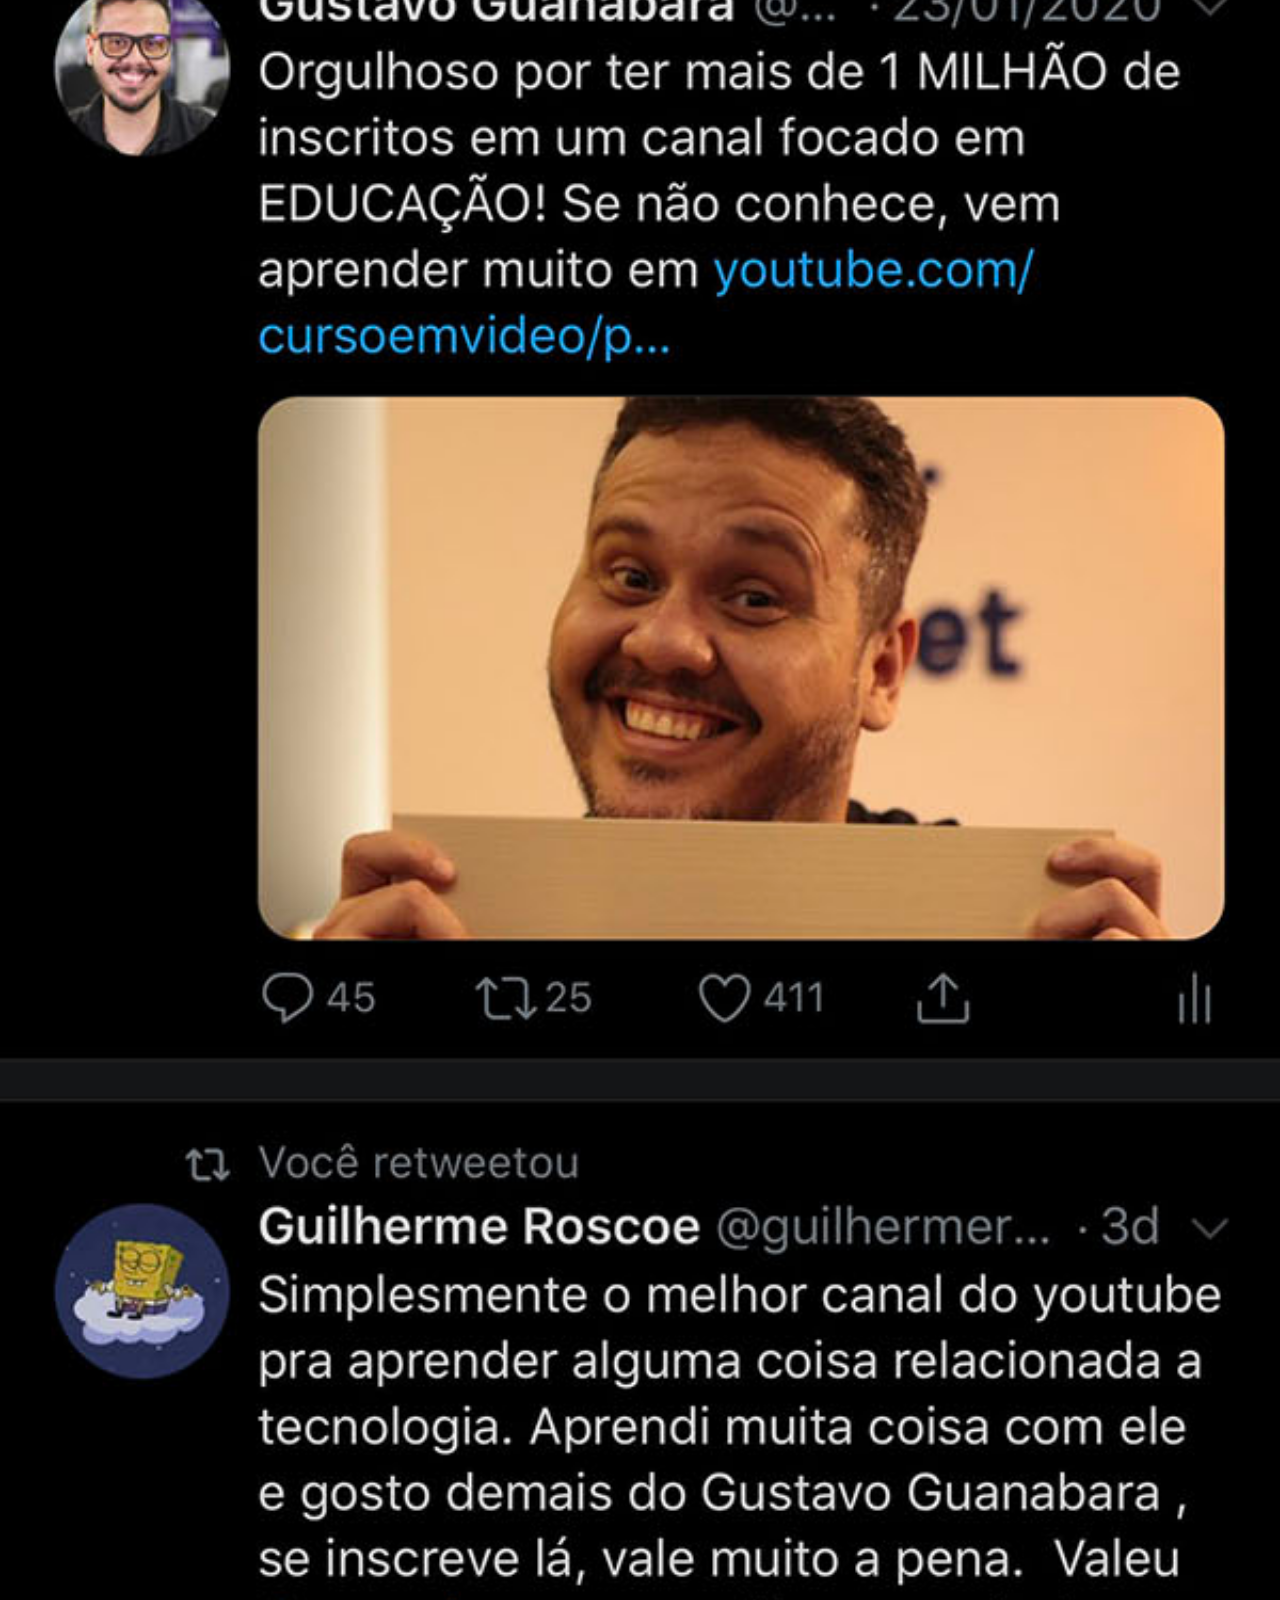
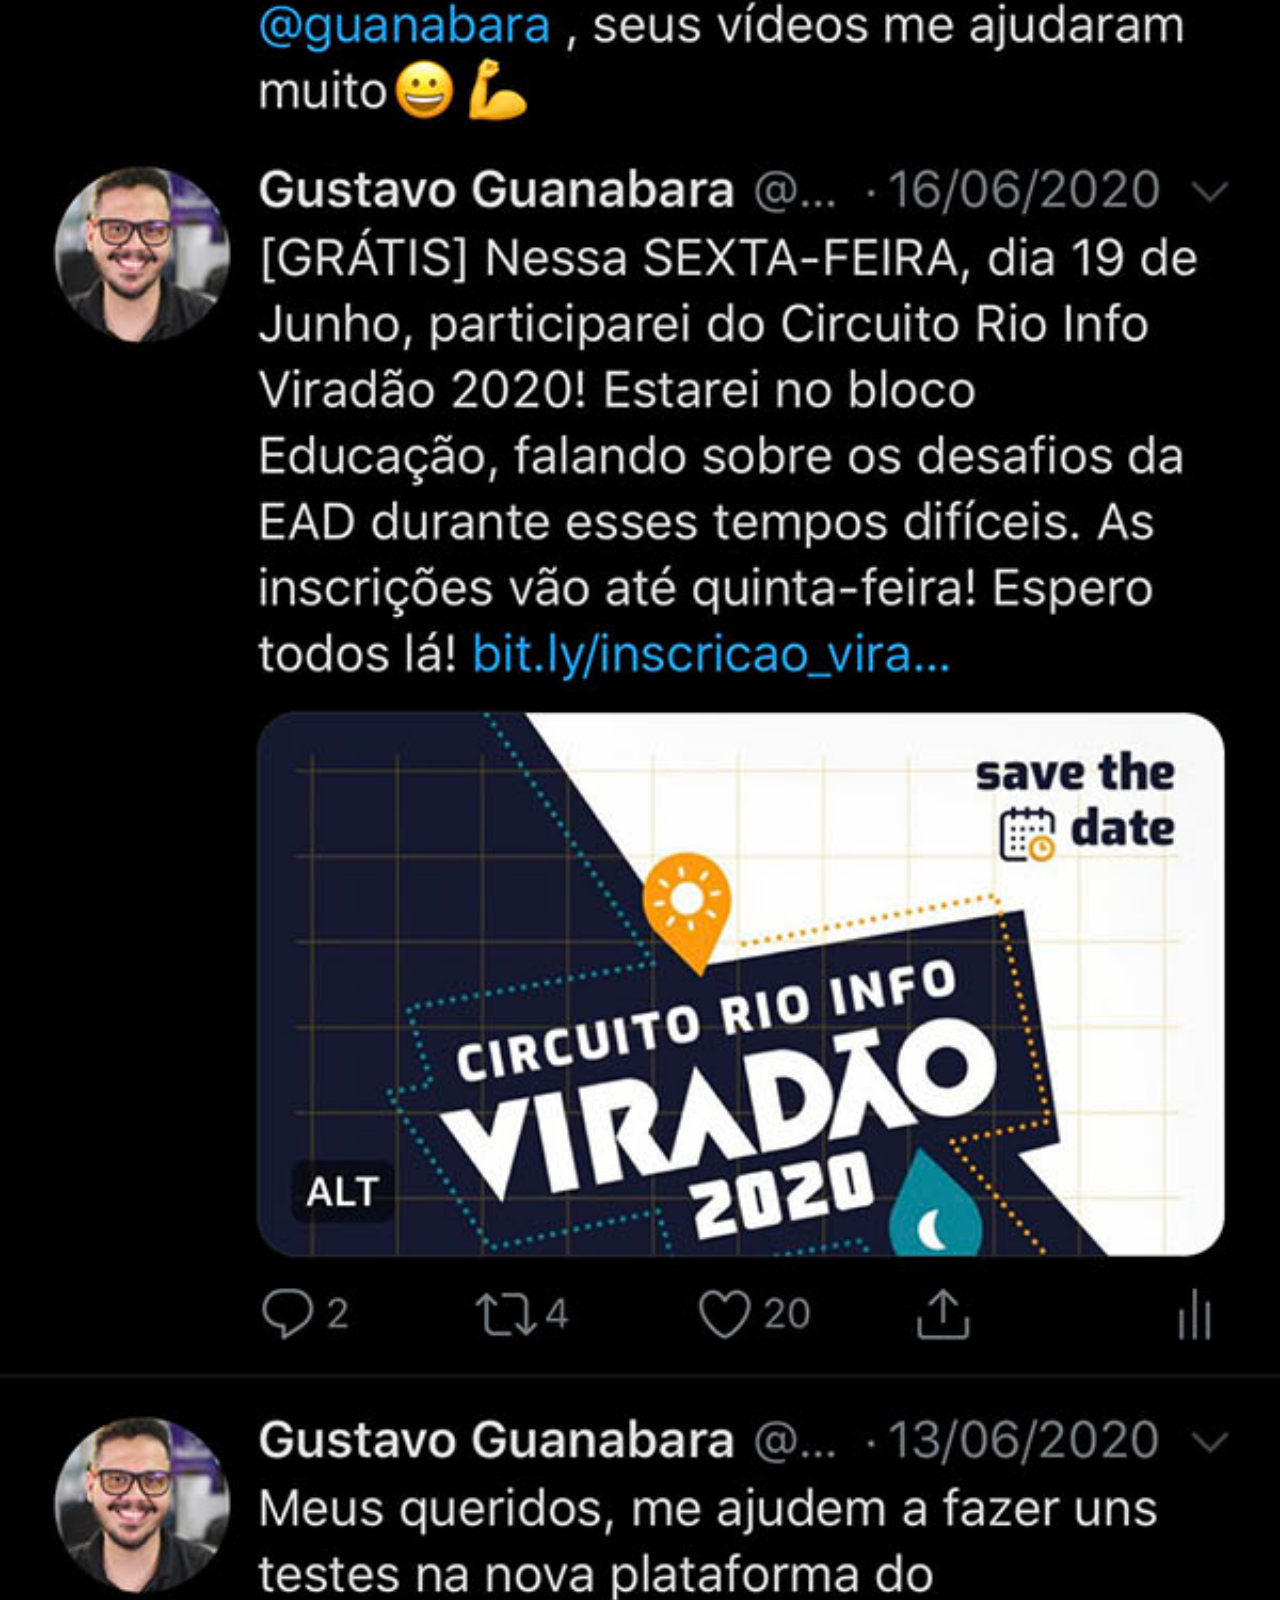
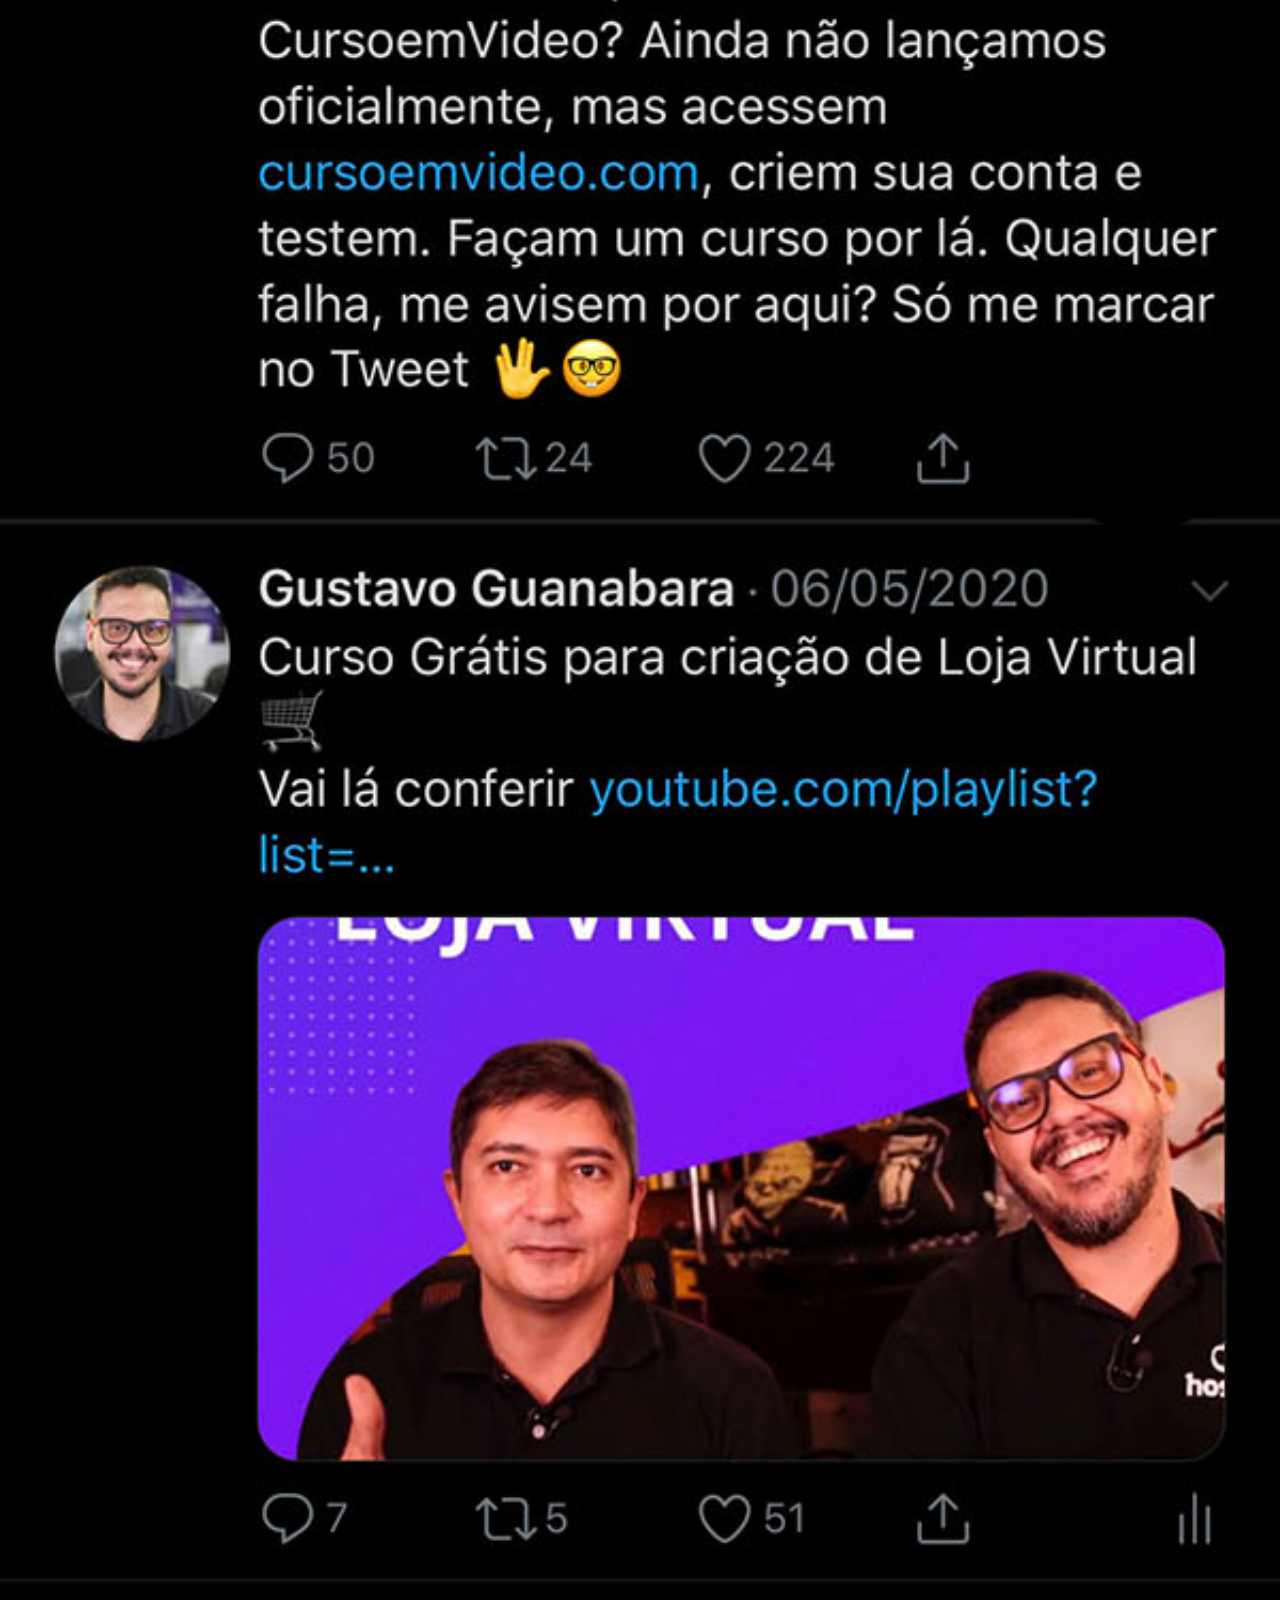
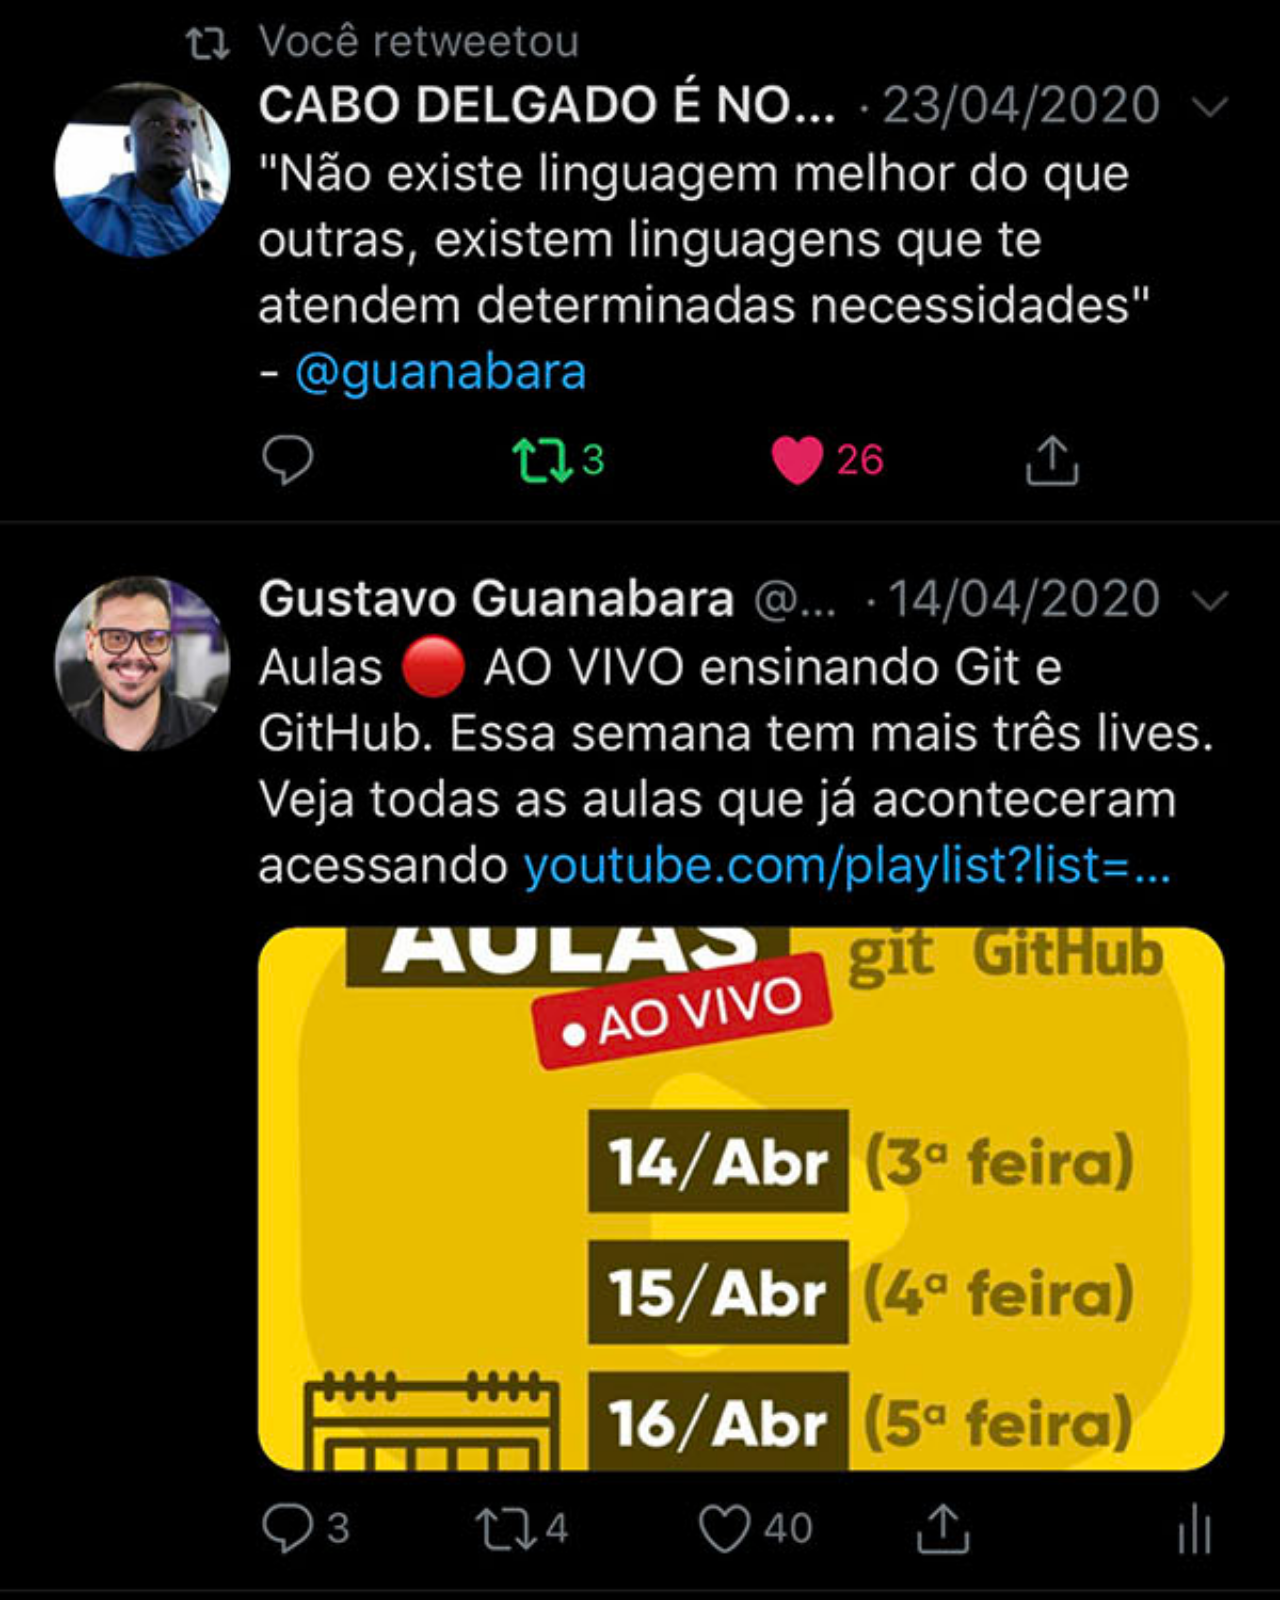
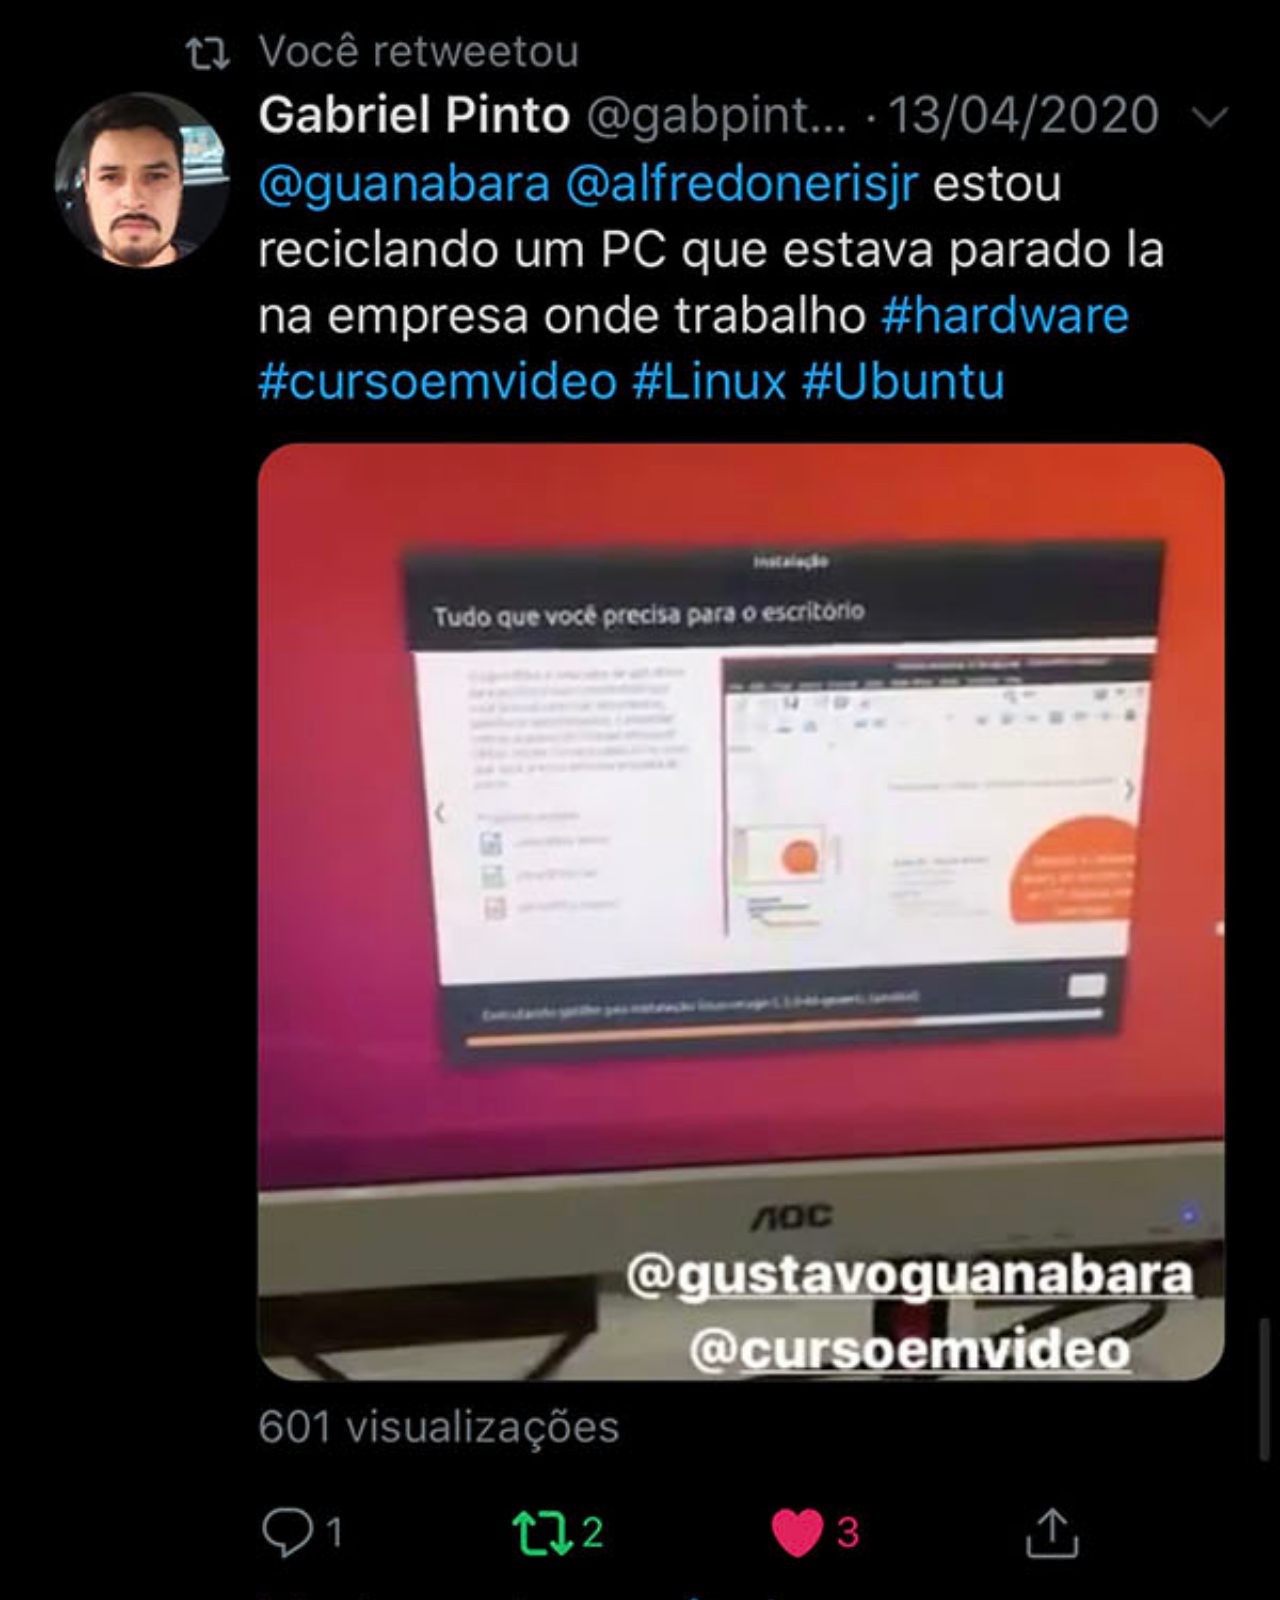
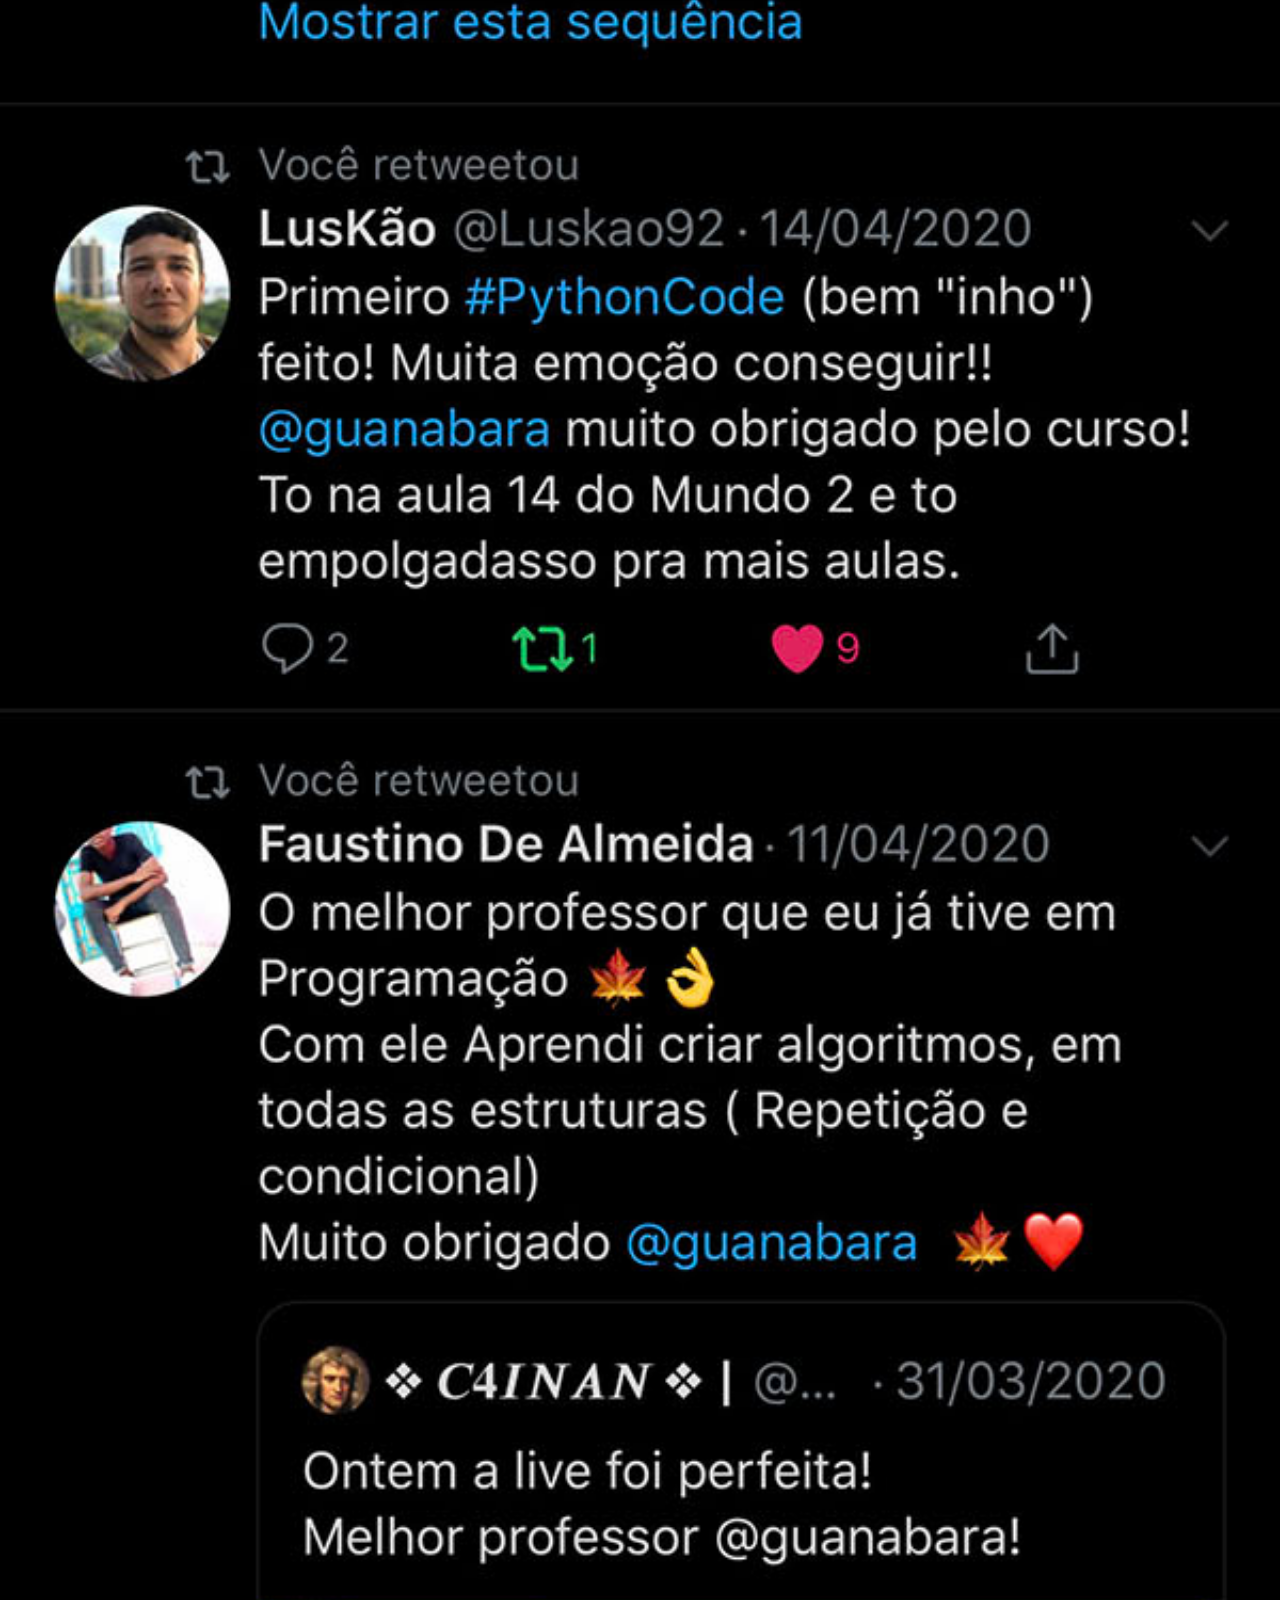
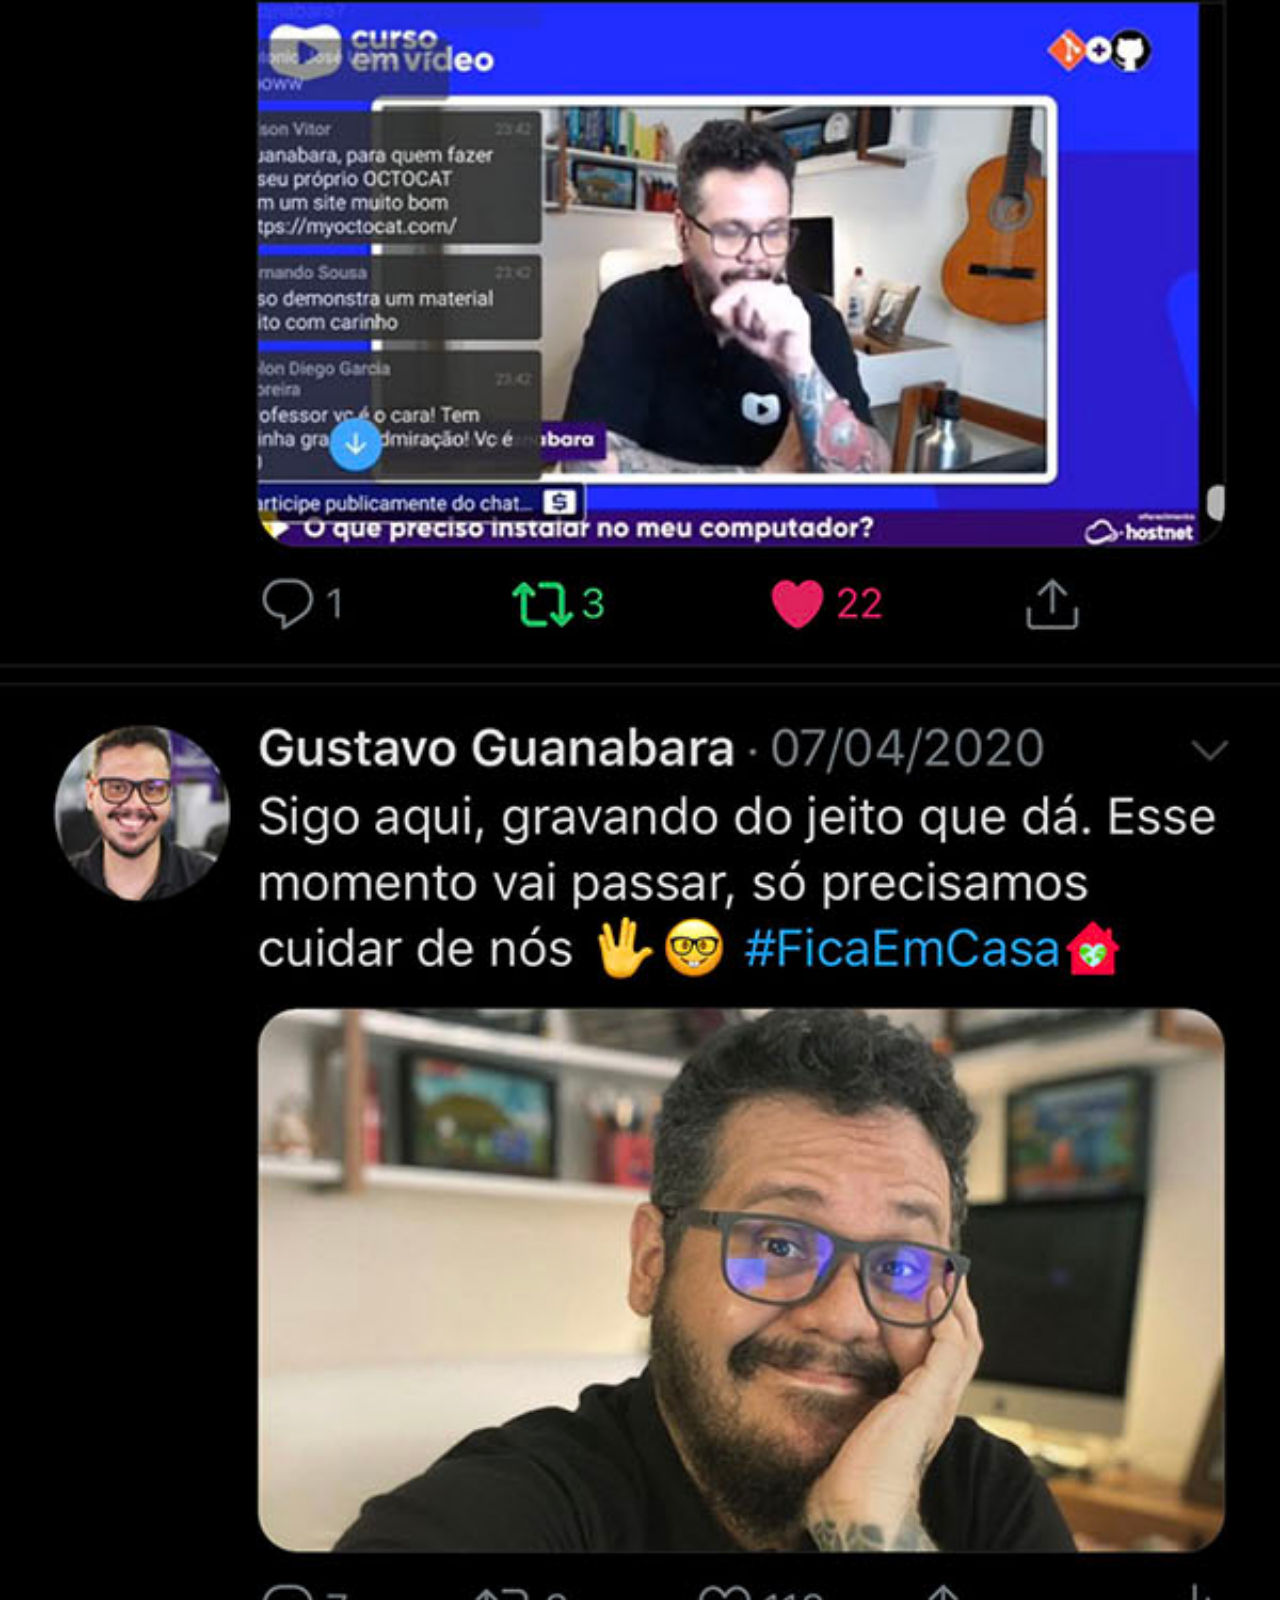
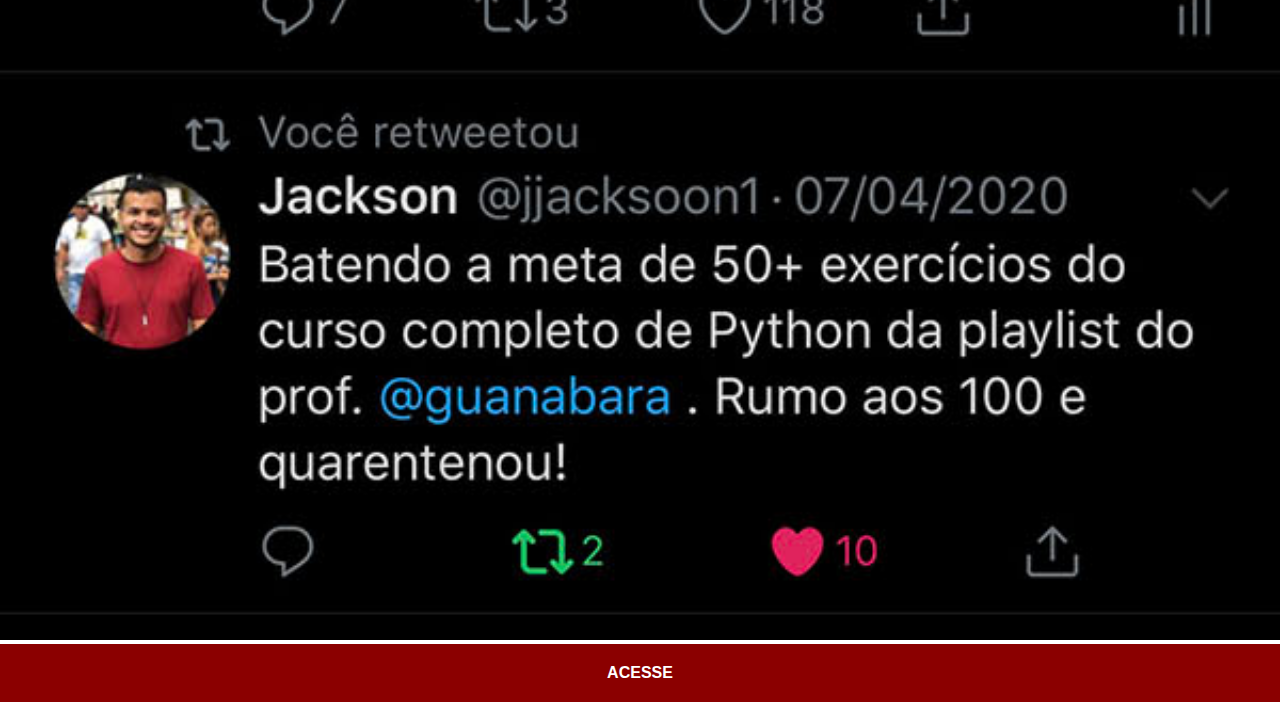
<file: twitter.html>
<!DOCTYPE html>
<html lang="pt-br">
<head>
    <meta charset="UTF-8">
    <meta name="viewport" content="width=device-width, initial-scale=1.0">
    <link rel="stylesheet" href="./estilos/social.css">
    <title>Twitter</title>
</head>
<body>
    <img src="./imagens/tela-twitter.jpg" alt="Twitter">
    <a href="#">ACESSE</a>
</body>
</html>
</file>
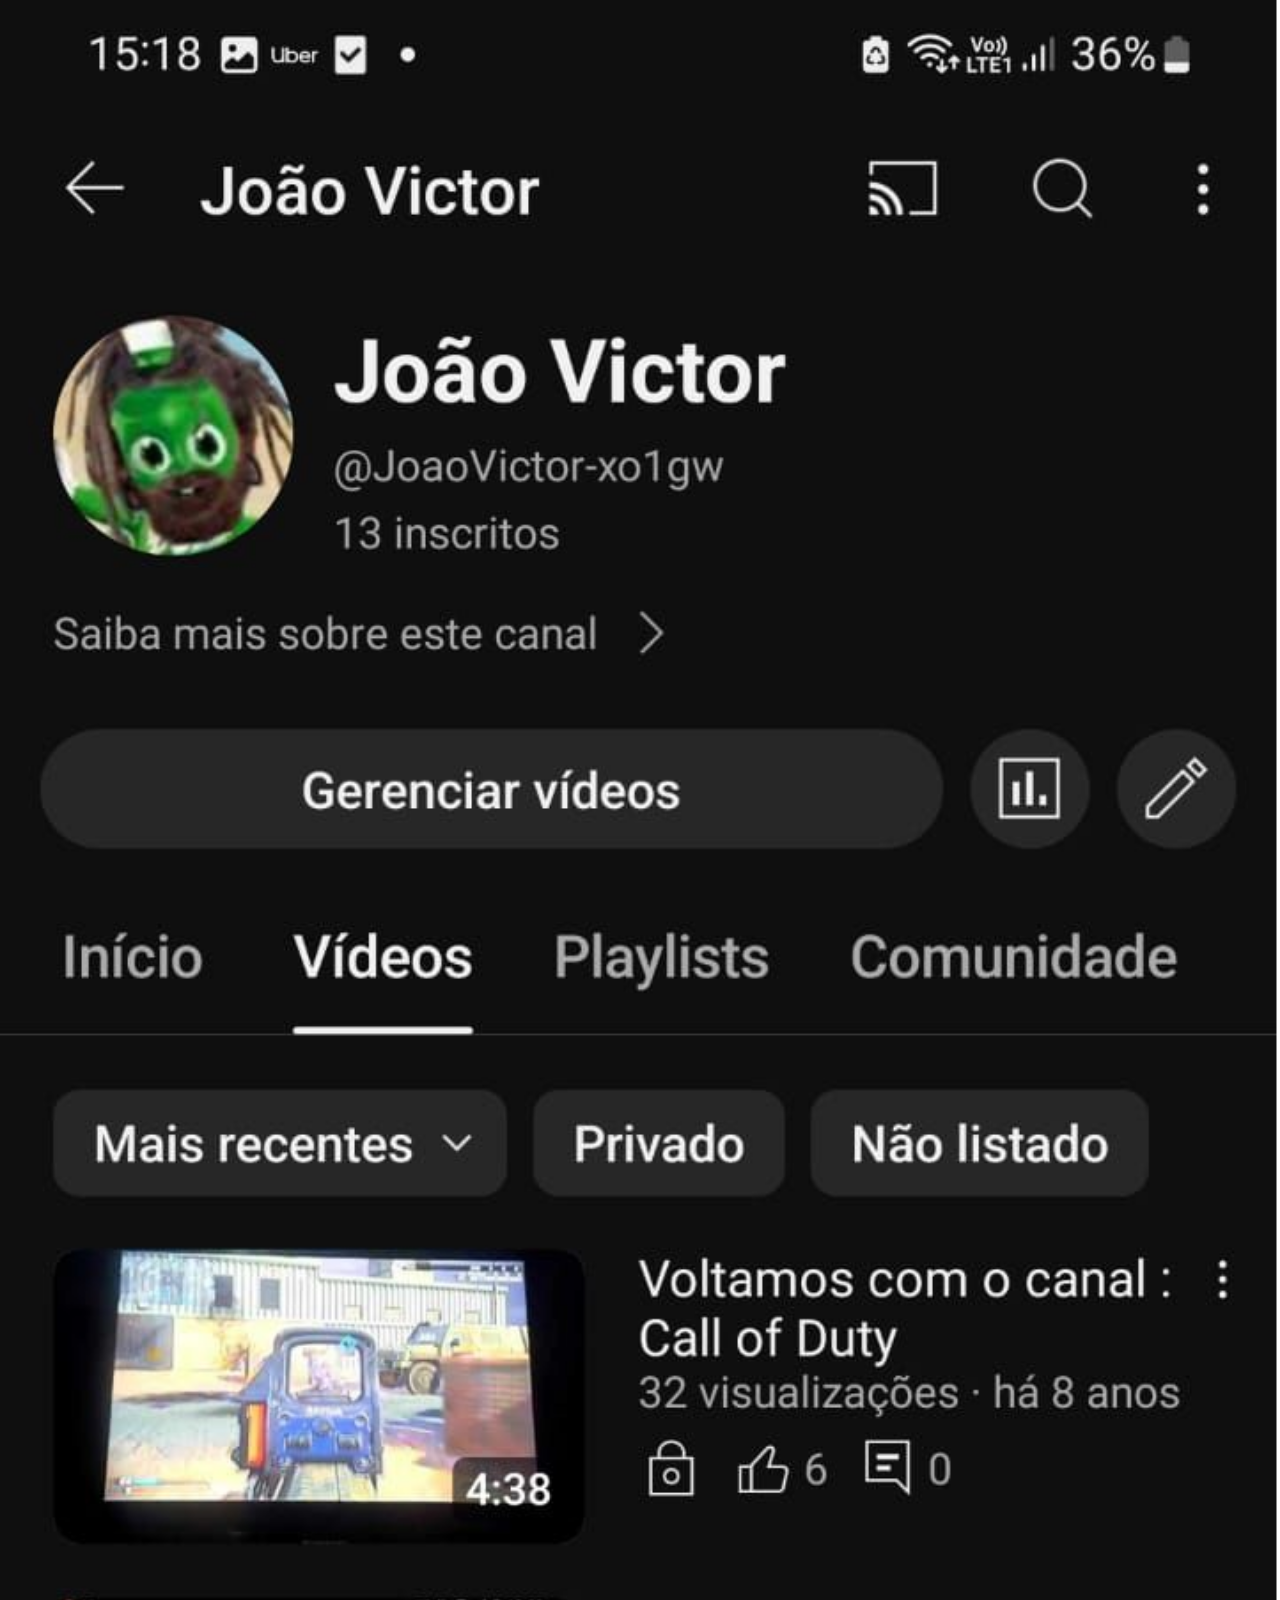
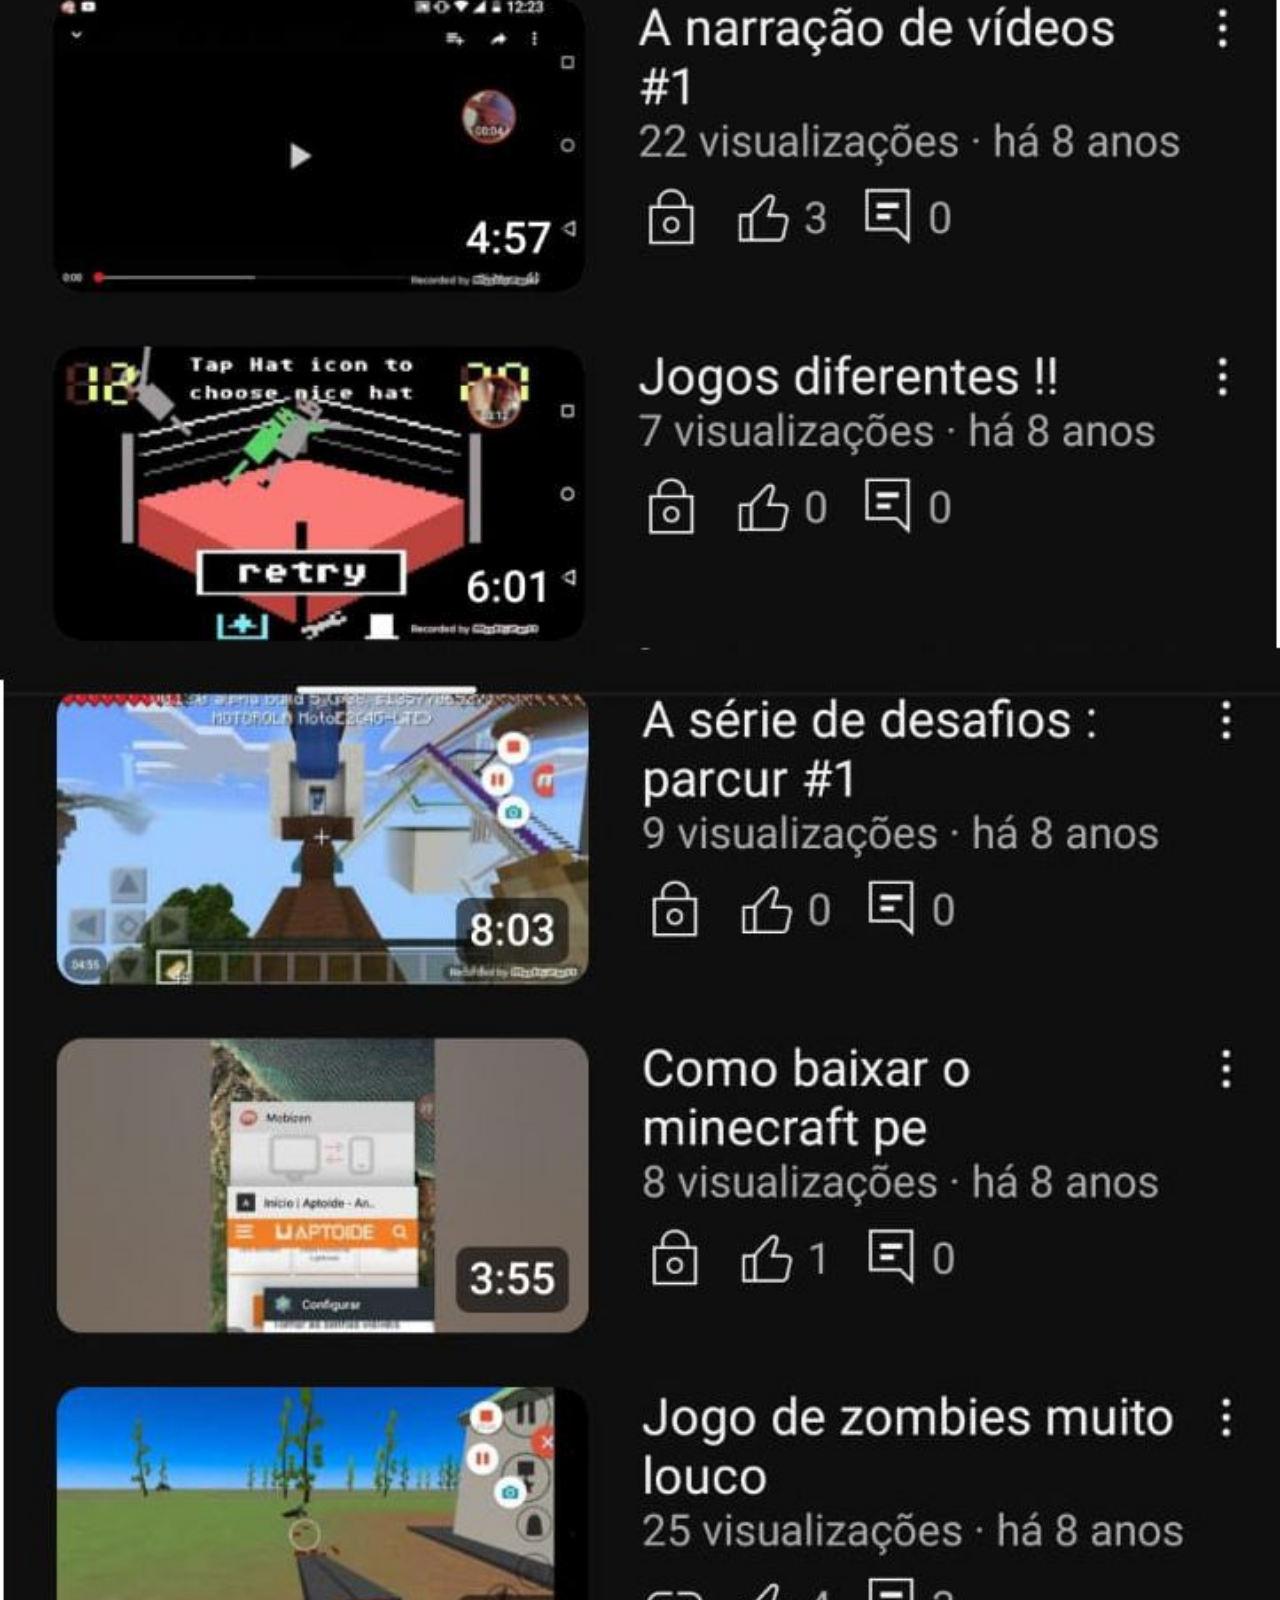
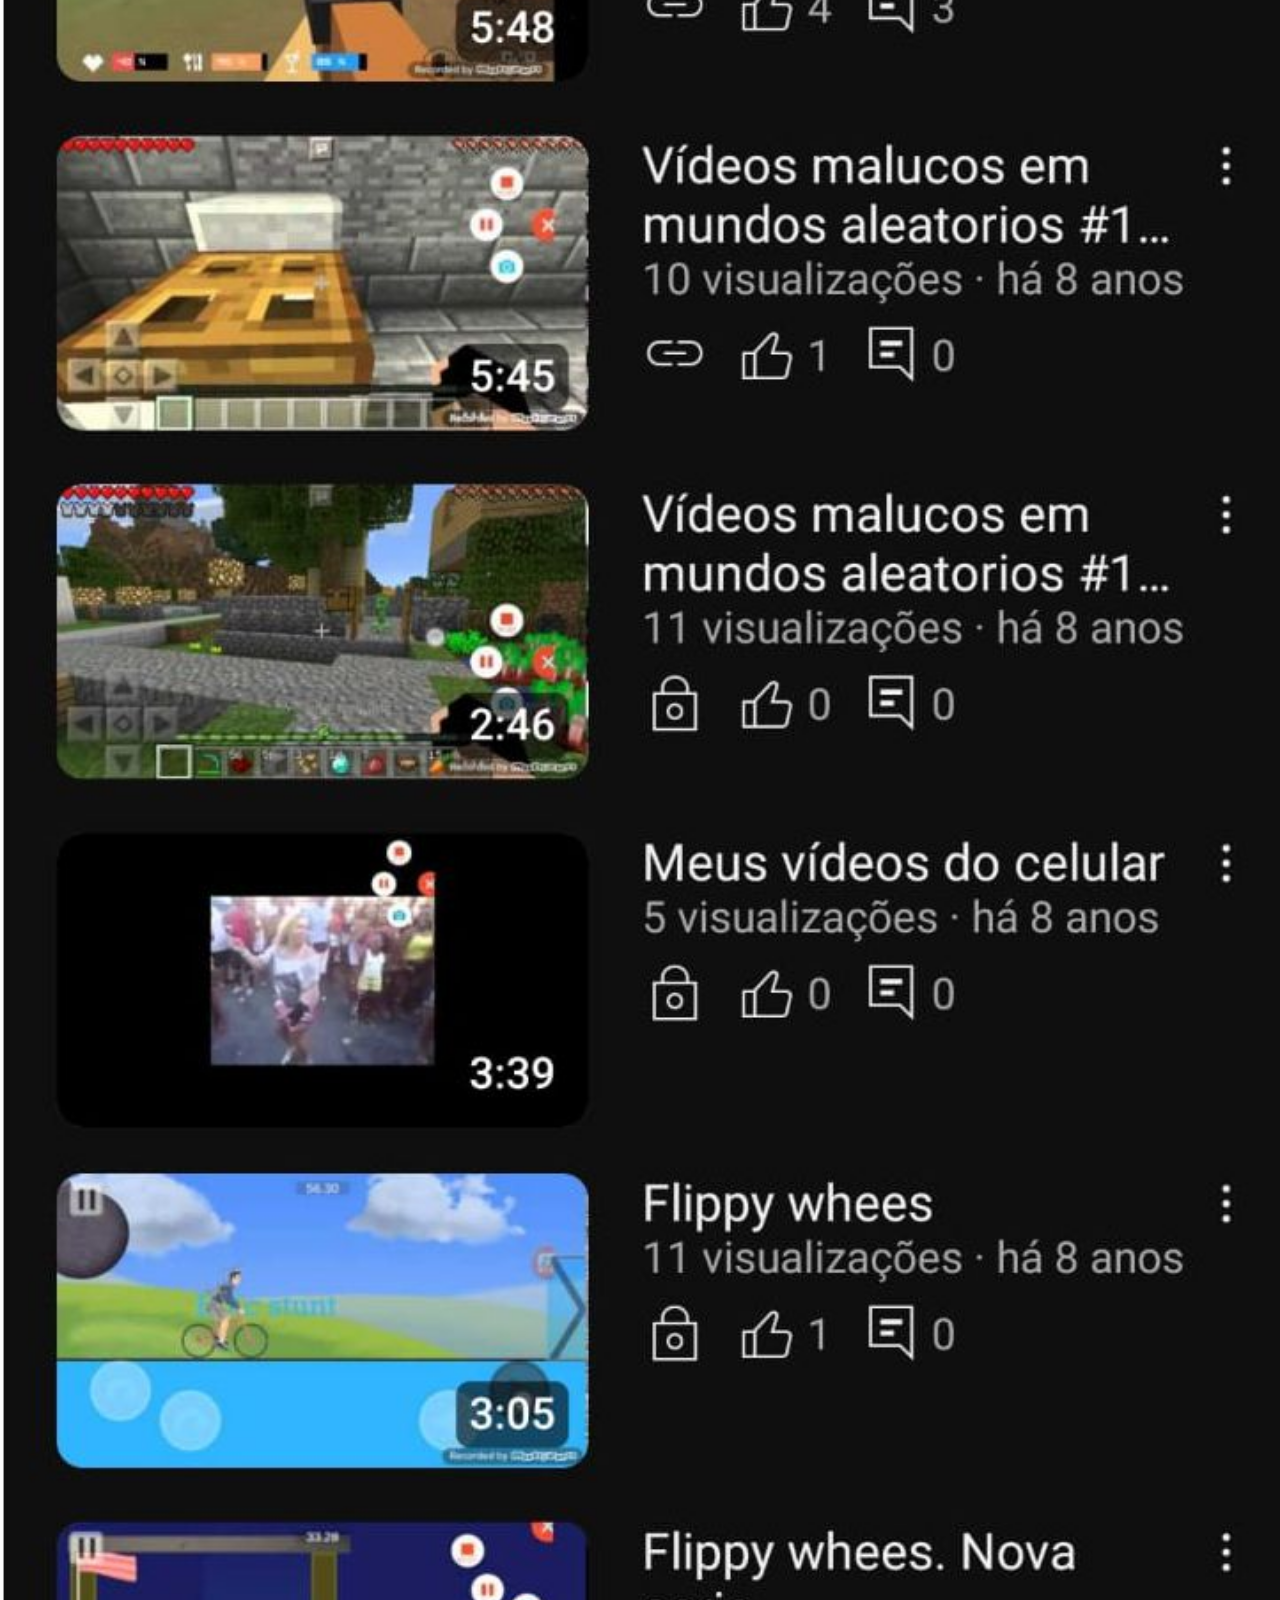
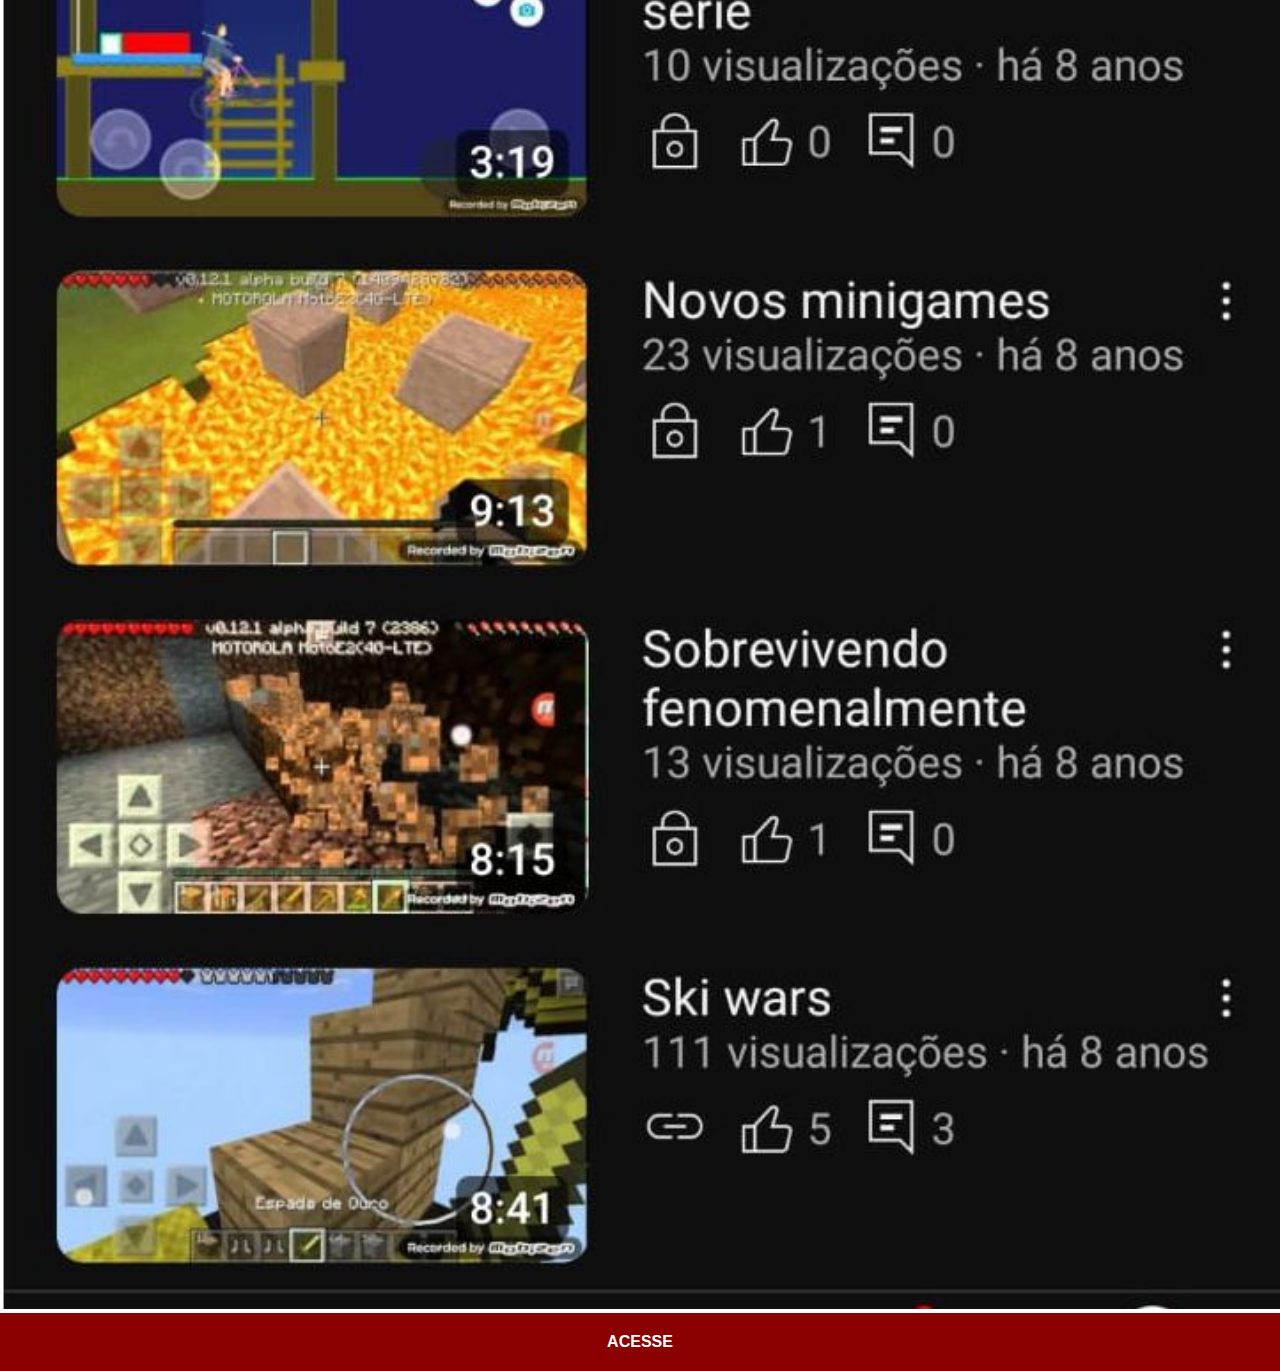
<file: youtube.html>
<!DOCTYPE html>
<html lang="pt-br">
<head>
    <meta charset="UTF-8">
    <meta name="viewport" content="width=device-width, initial-scale=1.0">
    <link rel="stylesheet" href="./estilos/social.css">
    <title>YouTube</title>
</head>
<body>
    <img src="./imagens/prints/tela-youtube.jpg" alt="YouTube">
    <a href="https://www.youtube.com/channel/UCddgxefUKCV_Ur8NkslTfLg" target="_blank">ACESSE</a>
</body>
</html>
</file>
<file: estilos/style.css>
@charset "UTF-8";

* {
    margin: 0px;
    padding: 0px;
    font-family: Arial, Helvetica, sans-serif;
}

html, body {
    background-color: black;
    height: 100vh;
    width: 100vw;
}

body {
    background: url(/imagens/fundo-madeira.jpg) no-repeat top center;
    background-size: cover;
    background-attachment: fixed;
}

main {
    position: relative;
    height: 100vh;
}

section#telefone {
    background: url(/imagens/frame-iphone.png) no-repeat;
    position: absolute;
    top: 50%;
    left: 50%;
    transform: translate(-50%, -50%);

    height: 627px;
    width: 311px;
}

iframe#tela {
    position: relative;
    top: 80px;
    left: 22px;
    width: 269px;
    height: 471px;
}

section#redes-sociais {
    text-align: right;
}

section#redes-sociais img {
    width: 50px;
    margin: 10px;
    border-radius: 50%;
    box-shadow: 2px 2px 5px rgba(0, 0, 0, 0.400);
    box-sizing: border-box;
}

section#redes-sociais img:hover {
    border: 2px solid rgba(255, 255, 255, 0.795) ;
    transform: translate(-3px, -3px);
    box-shadow: 5px 5px 10px rgba(0, 0, 0, 0.700);
    transition: transform .4s;
}
</file>
<file: estilos/social.css>
@charset "UTF-8";

* {
    padding: 0px;
    margin: 0px;
    font-family: Arial, Helvetica, sans-serif;
}

::-webkit-scrollbar {
    width: 0px;
    height: 0px;
}

img {
    width: 100vw;
}

a {
    display: block;
    color: white;
    background-color: darkred;
    padding: 20px;
    text-align: center;
    font-weight: bolder;
    text-decoration: none;  
}

a:hover {
    background-color: red;
}
</file>
